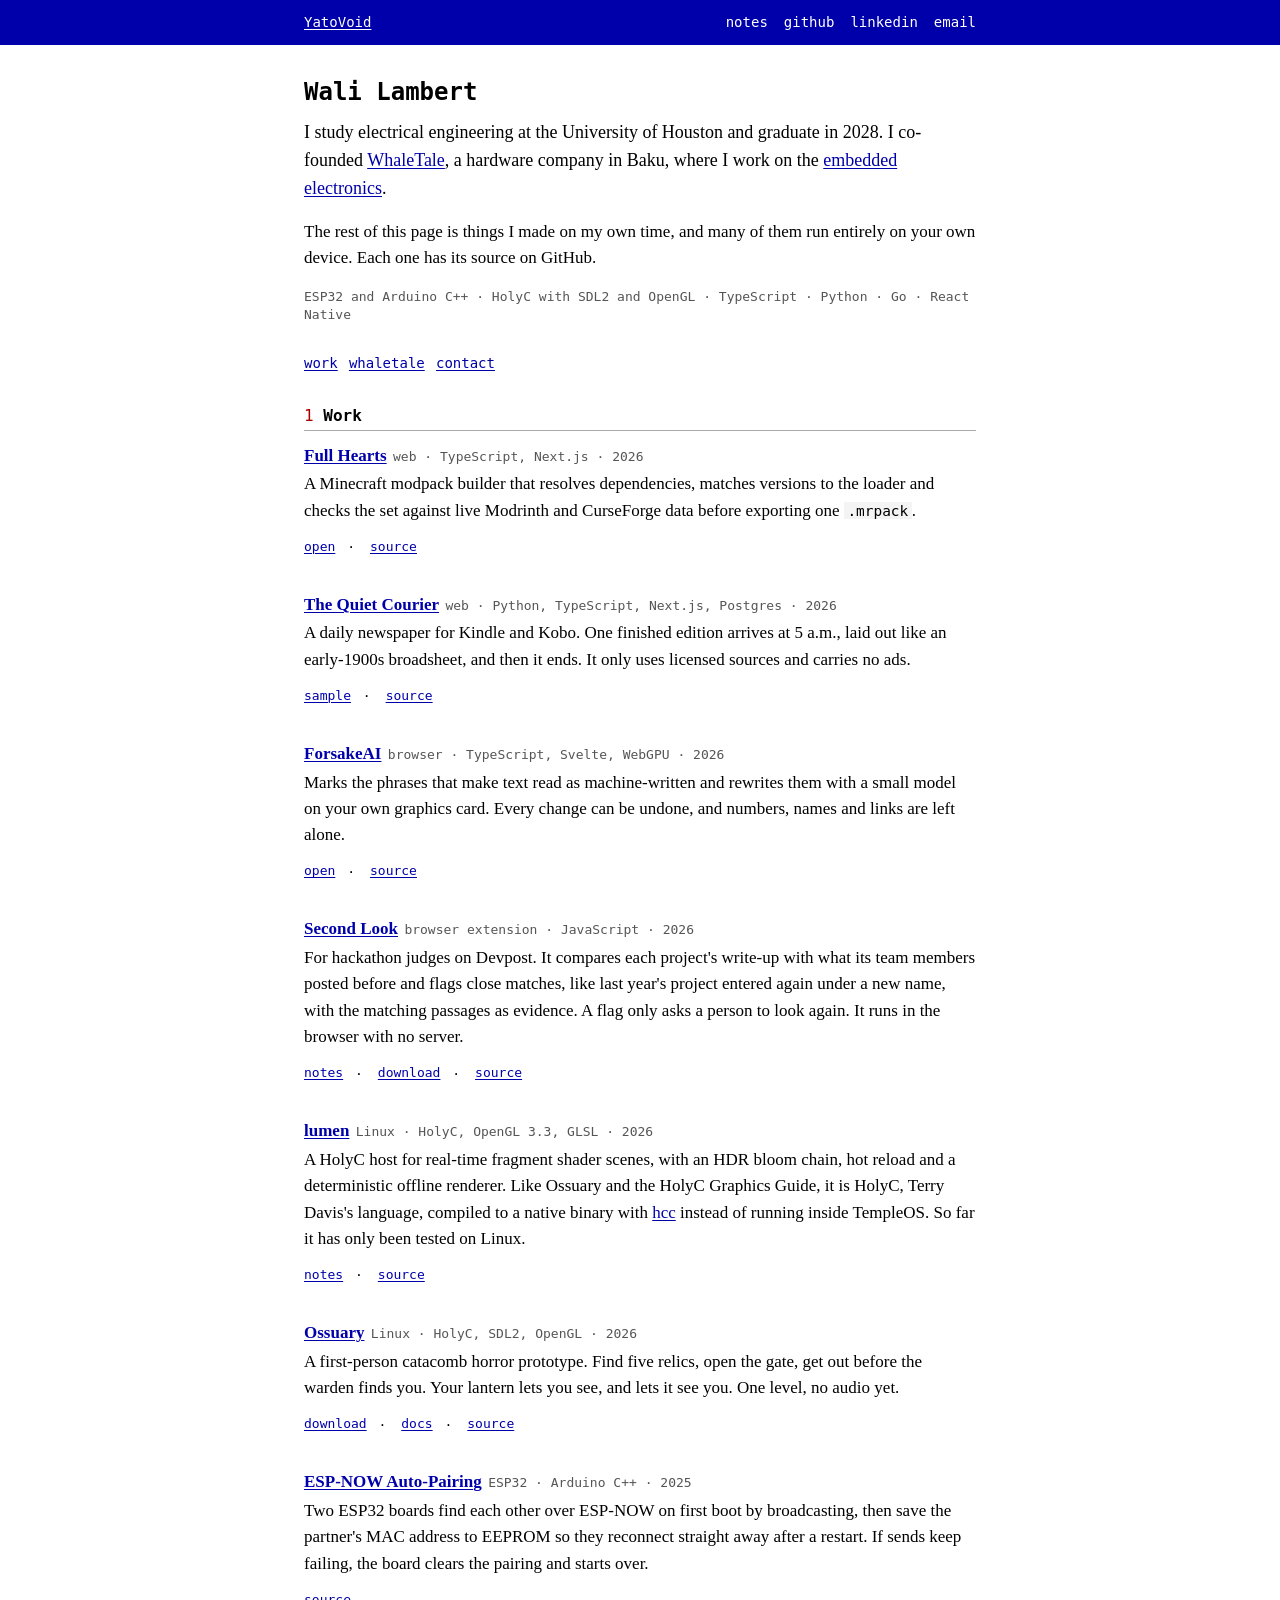
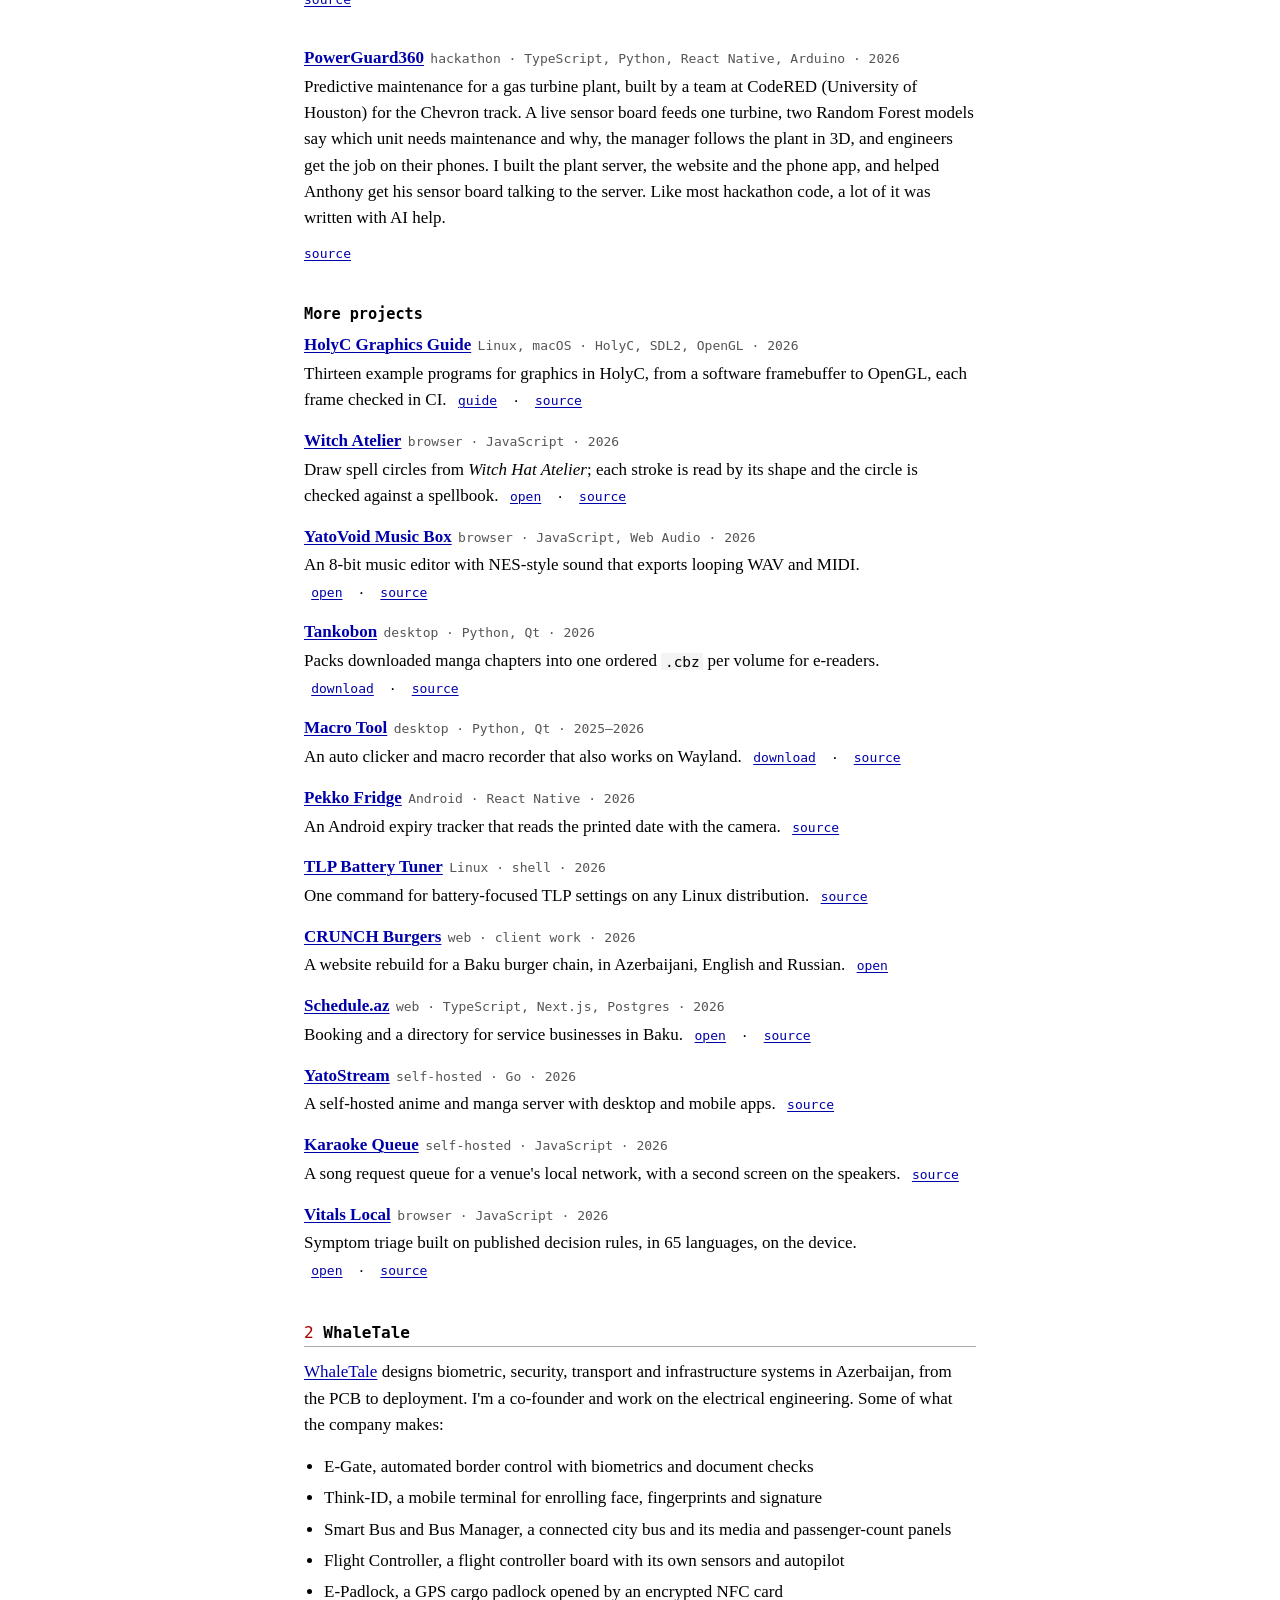
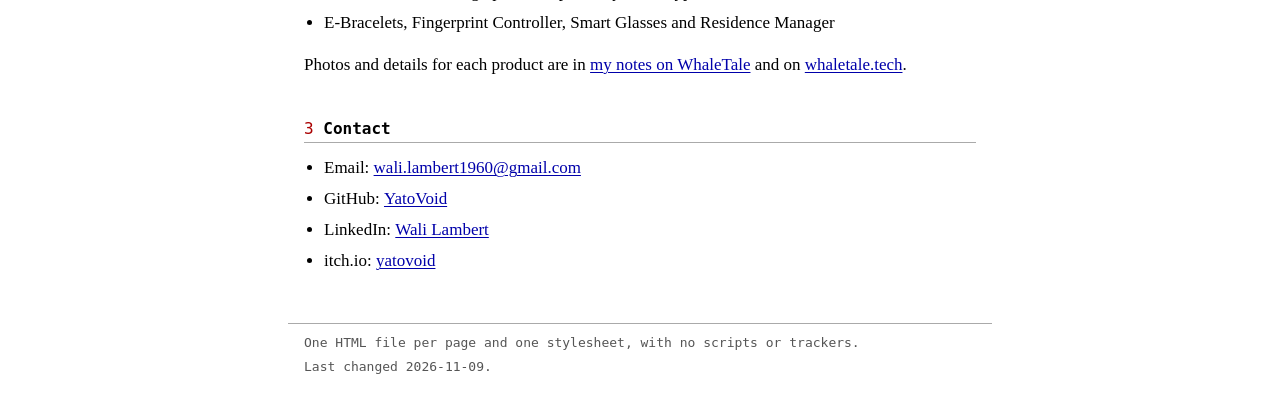
<file: index.html>
<!DOCTYPE html>
<html lang="en">
<head>
<meta charset="utf-8">
<meta name="viewport" content="width=device-width, initial-scale=1">
<title>Wali Lambert</title>
<meta name="description" content="Projects by Wali Lambert: browser tools and extensions, desktop apps, HolyC graphics, and hardware work at WhaleTale.">
<link rel="icon" href="favicon.svg" type="image/svg+xml">
<link rel="stylesheet" href="style.css">
</head>
<body>
<a class="skip" href="#main">Skip to content</a>
<header class="bar">
  <div class="bar-inner">
    <a href="./" aria-current="page">YatoVoid</a>
    <nav aria-label="Site">
      <ul>
        <li><a href="notes/">notes</a></li>
        <li><a href="https://github.com/YatoVoid">github</a></li>
        <li><a href="https://www.linkedin.com/in/wali-lambert-003621381/">linkedin</a></li>
        <li><a href="mailto:wali.lambert1960@gmail.com">email</a></li>
      </ul>
    </nav>
  </div>
</header>

<main id="main">
<h1>Wali Lambert</h1>

<p class="lede">I study electrical engineering at the University of Houston and graduate in
2028. I co-founded <a href="https://whaletale.tech">WhaleTale</a>, a hardware company in Baku,
where I work on the <a href="embedded/">embedded electronics</a>.</p>

<p>The rest of this page is things I made on my own time, and many of them run entirely on
your own device. Each one has its source on GitHub.</p>

<p class="meta">ESP32 and Arduino C++ · HolyC with SDL2 and OpenGL · TypeScript · Python · Go ·
React Native</p>

<ul class="toc" aria-label="Sections">
  <li><a href="#work">work</a></li>
  <li><a href="#whaletale">whaletale</a></li>
  <li><a href="#contact">contact</a></li>
</ul>

<h2 id="work"><span class="n">1</span> Work</h2>
<ul class="work">
  <li>
    <a class="name" href="https://fullhearts.app">Full Hearts</a><span class="meta">web · TypeScript, Next.js · 2026</span>
    <p>A Minecraft modpack builder that resolves dependencies, matches versions to the loader
    and checks the set against live Modrinth and CurseForge data before exporting one
    <code>.mrpack</code>.
    <span class="links"><a href="https://fullhearts.app">open</a> · <a href="https://github.com/YatoVoid/FullHearts">source</a></span></p>
  </li>
  <li>
    <a class="name" href="https://quietcourier.com">The Quiet Courier</a><span class="meta">web · Python, TypeScript, Next.js, Postgres · 2026</span>
    <p>A daily newspaper for Kindle and Kobo. One finished edition arrives at 5 a.m., laid out
    like an early-1900s broadsheet, and then it ends. It only uses licensed sources and
    carries no ads.
    <span class="links"><a href="https://quietcourier.com/sample">sample</a> · <a href="https://github.com/YatoVoid/quiet-courier">source</a></span></p>
  </li>
  <li>
    <a class="name" href="https://yatovoid.github.io/forsakeai/">ForsakeAI</a><span class="meta">browser · TypeScript, Svelte, WebGPU · 2026</span>
    <p>Marks the phrases that make text read as machine-written and rewrites them with a small
    model on your own graphics card. Every change can be undone, and numbers, names and links
    are left alone.
    <span class="links"><a href="https://yatovoid.github.io/forsakeai/">open</a> · <a href="https://github.com/YatoVoid/forsakeai">source</a></span></p>
  </li>
  <li>
    <a class="name" href="second-look/">Second Look</a><span class="meta">browser extension · JavaScript · 2026</span>
    <p>For hackathon judges on Devpost. It compares each project's write-up with what its
    team members posted before and flags close matches, like last year's project entered
    again under a new name, with the matching passages as evidence. A flag only asks a person
    to look again. It runs in the browser with no server.
    <span class="links"><a href="second-look/">notes</a> · <a href="https://github.com/YatoVoid/second-look/releases/latest">download</a> · <a href="https://github.com/YatoVoid/second-look">source</a></span></p>
  </li>
  <li>
    <a class="name" href="lumen/">lumen</a><span class="meta">Linux · HolyC, OpenGL 3.3, GLSL · 2026</span>
    <p>A HolyC host for real-time fragment shader scenes, with an HDR bloom chain, hot reload
    and a deterministic offline renderer. Like Ossuary and the HolyC Graphics Guide, it is
    HolyC, Terry Davis's language, compiled to a native binary with
    <a href="https://github.com/Jamesbarford/holyc-lang">hcc</a> instead of running inside
    TempleOS. So far it has only been tested on Linux.
    <span class="links"><a href="lumen/">notes</a> · <a href="https://github.com/YatoVoid/holyc-opengl-shaders">source</a></span></p>
  </li>
  <li>
    <a class="name" href="https://yatovoid.itch.io/ossuary-holyc">Ossuary</a><span class="meta">Linux · HolyC, SDL2, OpenGL · 2026</span>
    <p>A first-person catacomb horror prototype. Find five relics, open the gate, get out
    before the warden finds you. Your lantern lets you see, and lets it see you. One level,
    no audio yet.
    <span class="links"><a href="https://yatovoid.itch.io/ossuary-holyc">download</a> · <a href="https://yatovoid.github.io/ossuary/">docs</a> · <a href="https://github.com/YatoVoid/ossuary">source</a></span></p>
  </li>
  <li>
    <a class="name" href="https://github.com/YatoVoid/ESP-NOW-Auto-Pairing">ESP-NOW Auto-Pairing</a><span class="meta">ESP32 · Arduino C++ · 2025</span>
    <p>Two ESP32 boards find each other over ESP-NOW on first boot by broadcasting, then save
    the partner's MAC address to EEPROM so they reconnect straight away after a restart. If
    sends keep failing, the board clears the pairing and starts over.
    <span class="links"><a href="https://github.com/YatoVoid/ESP-NOW-Auto-Pairing">source</a></span></p>
  </li>
  <li>
    <a class="name" href="https://github.com/YatoVoid/PowerGuard360">PowerGuard360</a><span class="meta">hackathon · TypeScript, Python, React Native, Arduino · 2026</span>
    <p>Predictive maintenance for a gas turbine plant, built by a team at CodeRED (University
    of Houston) for the Chevron track. A live sensor board feeds one turbine, two Random
    Forest models say which unit needs maintenance and why, the manager follows the plant in
    3D, and engineers get the job on their phones. I built the plant server, the website and
    the phone app, and helped Anthony get his sensor board talking to the server. Like most
    hackathon code, a lot of it was written with AI help.
    <span class="links"><a href="https://github.com/YatoVoid/PowerGuard360">source</a></span></p>
  </li>
</ul>

<h3 id="more">More projects</h3>
<ul class="work short">
  <li>
    <a class="name" href="https://yatovoid.github.io/holyc-graphics-guide/">HolyC Graphics Guide</a><span class="meta">Linux, macOS · HolyC, SDL2, OpenGL · 2026</span>
    <p>Thirteen example programs for graphics in HolyC, from a software framebuffer to OpenGL, each frame checked in CI. <span class="links"><a href="https://yatovoid.github.io/holyc-graphics-guide/">guide</a> · <a href="https://github.com/YatoVoid/holyc-graphics-guide">source</a></span></p>
  </li>
  <li>
    <a class="name" href="https://yatovoid.github.io/witch-atelier/">Witch Atelier</a><span class="meta">browser · JavaScript · 2026</span>
    <p>Draw spell circles from <i>Witch Hat Atelier</i>; each stroke is read by its shape and the circle is checked against a spellbook. <span class="links"><a href="https://yatovoid.github.io/witch-atelier/">open</a> · <a href="https://github.com/YatoVoid/witch-atelier">source</a></span></p>
  </li>
  <li>
    <a class="name" href="https://yatovoid.github.io/yatovoid-music-box/">YatoVoid Music Box</a><span class="meta">browser · JavaScript, Web Audio · 2026</span>
    <p>An 8-bit music editor with NES-style sound that exports looping WAV and MIDI. <span class="links"><a href="https://yatovoid.github.io/yatovoid-music-box/">open</a> · <a href="https://github.com/YatoVoid/yatovoid-music-box">source</a></span></p>
  </li>
  <li>
    <a class="name" href="https://github.com/YatoVoid/manga-to-ereader">Tankobon</a><span class="meta">desktop · Python, Qt · 2026</span>
    <p>Packs downloaded manga chapters into one ordered <code>.cbz</code> per volume for e-readers. <span class="links"><a href="https://github.com/YatoVoid/manga-to-ereader/releases/latest">download</a> · <a href="https://github.com/YatoVoid/manga-to-ereader">source</a></span></p>
  </li>
  <li>
    <a class="name" href="https://github.com/YatoVoid/Macro-Tool">Macro Tool</a><span class="meta">desktop · Python, Qt · 2025–2026</span>
    <p>An auto clicker and macro recorder that also works on Wayland. <span class="links"><a href="https://github.com/YatoVoid/Macro-Tool/releases/latest">download</a> · <a href="https://github.com/YatoVoid/Macro-Tool">source</a></span></p>
  </li>
  <li>
    <a class="name" href="https://github.com/YatoVoid/Pekko-Fridge">Pekko Fridge</a><span class="meta">Android · React Native · 2026</span>
    <p>An Android expiry tracker that reads the printed date with the camera. <span class="links"><a href="https://github.com/YatoVoid/Pekko-Fridge">source</a></span></p>
  </li>
  <li>
    <a class="name" href="https://github.com/YatoVoid/tlp-battery-tuner">TLP Battery Tuner</a><span class="meta">Linux · shell · 2026</span>
    <p>One command for battery-focused TLP settings on any Linux distribution. <span class="links"><a href="https://github.com/YatoVoid/tlp-battery-tuner">source</a></span></p>
  </li>
  <li>
    <a class="name" href="https://yatovoid.github.io/crunch-burgers/">CRUNCH Burgers</a><span class="meta">web · client work · 2026</span>
    <p>A website rebuild for a Baku burger chain, in Azerbaijani, English and Russian. <span class="links"><a href="https://yatovoid.github.io/crunch-burgers/">open</a></span></p>
  </li>
  <li>
    <a class="name" href="https://schedule.az">Schedule.az</a><span class="meta">web · TypeScript, Next.js, Postgres · 2026</span>
    <p>Booking and a directory for service businesses in Baku. <span class="links"><a href="https://schedule.az">open</a> · <a href="https://github.com/YatoVoid/schedule.az">source</a></span></p>
  </li>
  <li>
    <a class="name" href="https://github.com/YatoVoid/YatoStream">YatoStream</a><span class="meta">self-hosted · Go · 2026</span>
    <p>A self-hosted anime and manga server with desktop and mobile apps. <span class="links"><a href="https://github.com/YatoVoid/YatoStream">source</a></span></p>
  </li>
  <li>
    <a class="name" href="https://github.com/YatoVoid/karaoke-queue">Karaoke Queue</a><span class="meta">self-hosted · JavaScript · 2026</span>
    <p>A song request queue for a venue's local network, with a second screen on the speakers. <span class="links"><a href="https://github.com/YatoVoid/karaoke-queue">source</a></span></p>
  </li>
  <li>
    <a class="name" href="https://yatovoid.github.io/vitals-local/">Vitals Local</a><span class="meta">browser · JavaScript · 2026</span>
    <p>Symptom triage built on published decision rules, in 65 languages, on the device. <span class="links"><a href="https://yatovoid.github.io/vitals-local/">open</a> · <a href="https://github.com/YatoVoid/vitals-local">source</a></span></p>
  </li>
</ul>

<h2 id="whaletale"><span class="n">2</span> WhaleTale</h2>
<p><a href="https://whaletale.tech">WhaleTale</a> designs biometric, security, transport and
infrastructure systems in Azerbaijan, from the PCB to deployment. I'm a co-founder and work
on the electrical engineering. Some of what the company makes:</p>
<ul class="plain">
  <li>E-Gate, automated border control with biometrics and document checks</li>
  <li>Think-ID, a mobile terminal for enrolling face, fingerprints and signature</li>
  <li>Smart Bus and Bus Manager, a connected city bus and its media and passenger-count panels</li>
  <li>Flight Controller, a flight controller board with its own sensors and autopilot</li>
  <li>E-Padlock, a GPS cargo padlock opened by an encrypted NFC card</li>
  <li>E-Bracelets, Fingerprint Controller, Smart Glasses and Residence Manager</li>
</ul>
<p>Photos and details for each product are in <a href="embedded/">my notes on WhaleTale</a> and on <a href="https://whaletale.tech">whaletale.tech</a>.</p>

<h2 id="contact"><span class="n">3</span> Contact</h2>
<ul class="plain">
  <li>Email: <a href="mailto:wali.lambert1960@gmail.com">wali.lambert1960@gmail.com</a></li>
  <li>GitHub: <a href="https://github.com/YatoVoid">YatoVoid</a></li>
  <li>LinkedIn: <a href="https://www.linkedin.com/in/wali-lambert-003621381/">Wali Lambert</a></li>
  <li>itch.io: <a href="https://yatovoid.itch.io/">yatovoid</a></li>
</ul>
</main>

<footer>
  <p>One HTML file per page and one stylesheet, with no scripts or trackers.</p>
  <p>Last changed 2026-11-09.</p>
</footer>
</body>
</html>
</file>
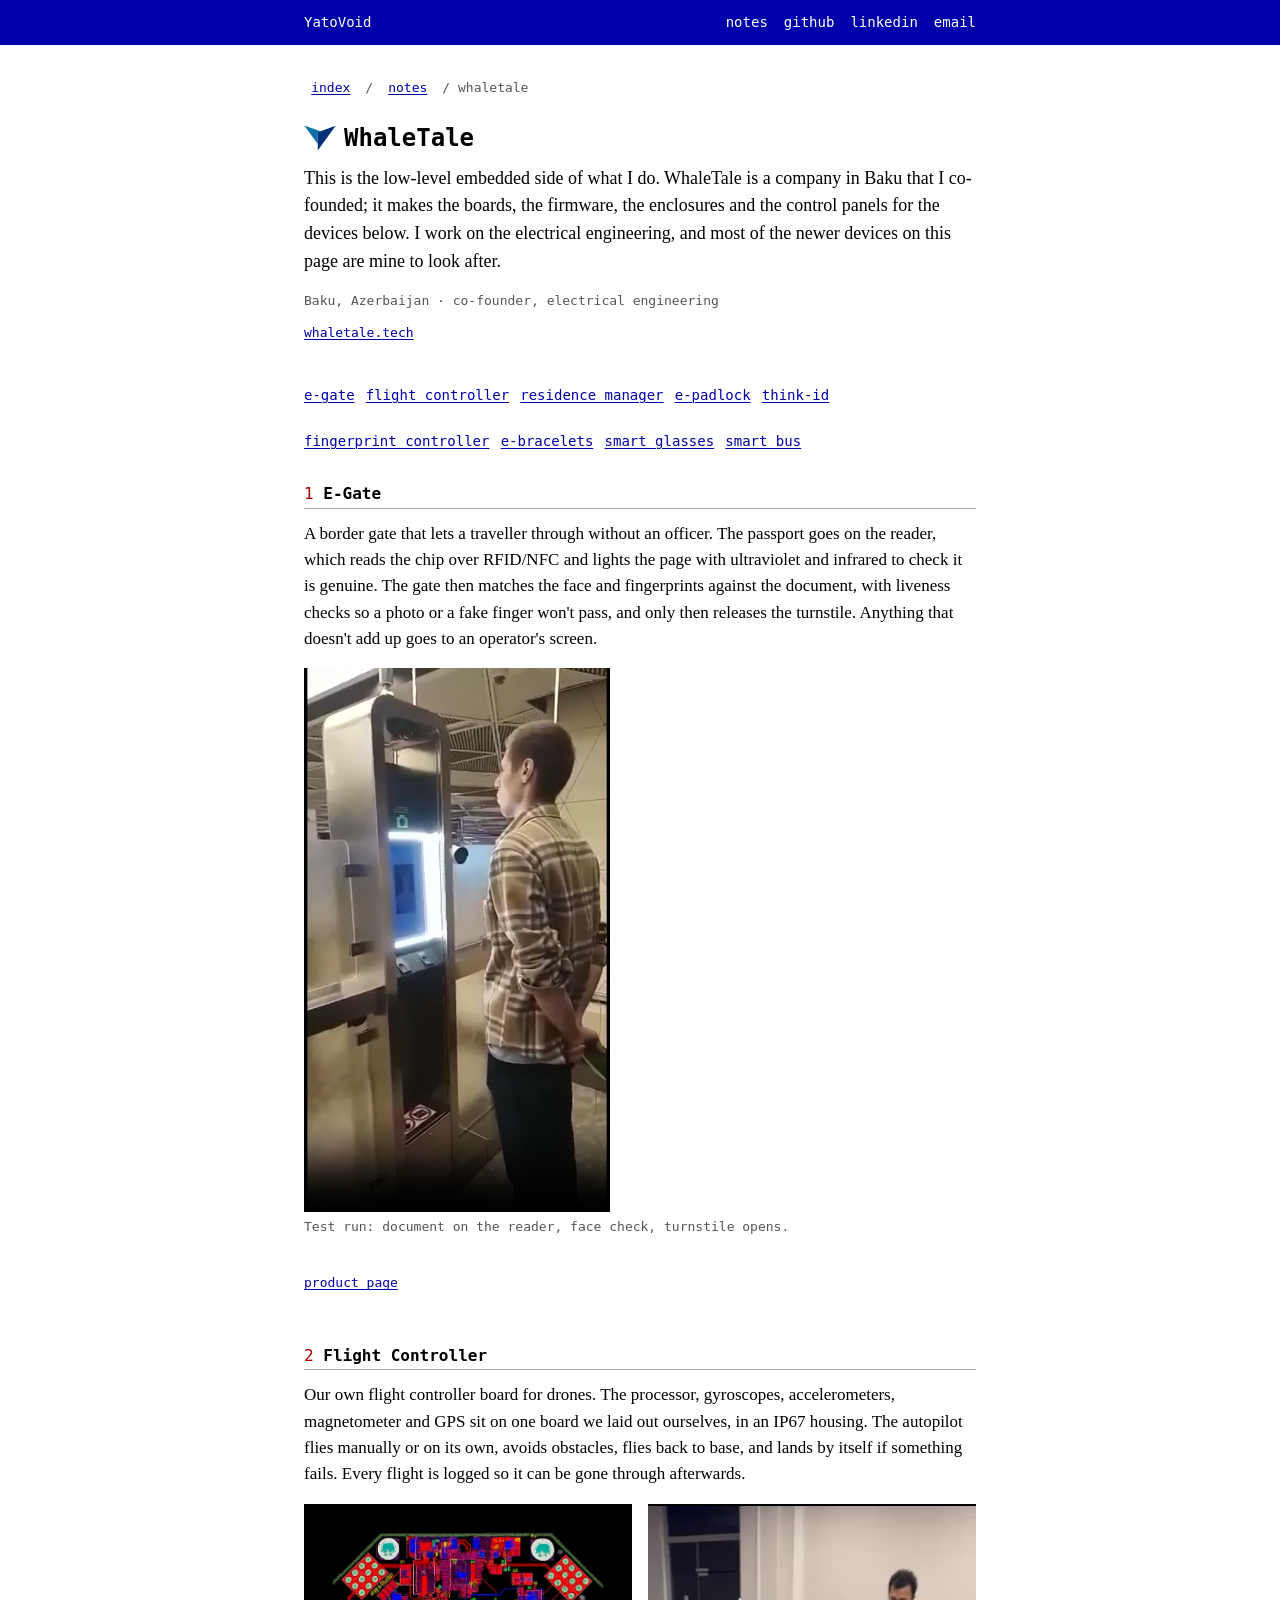
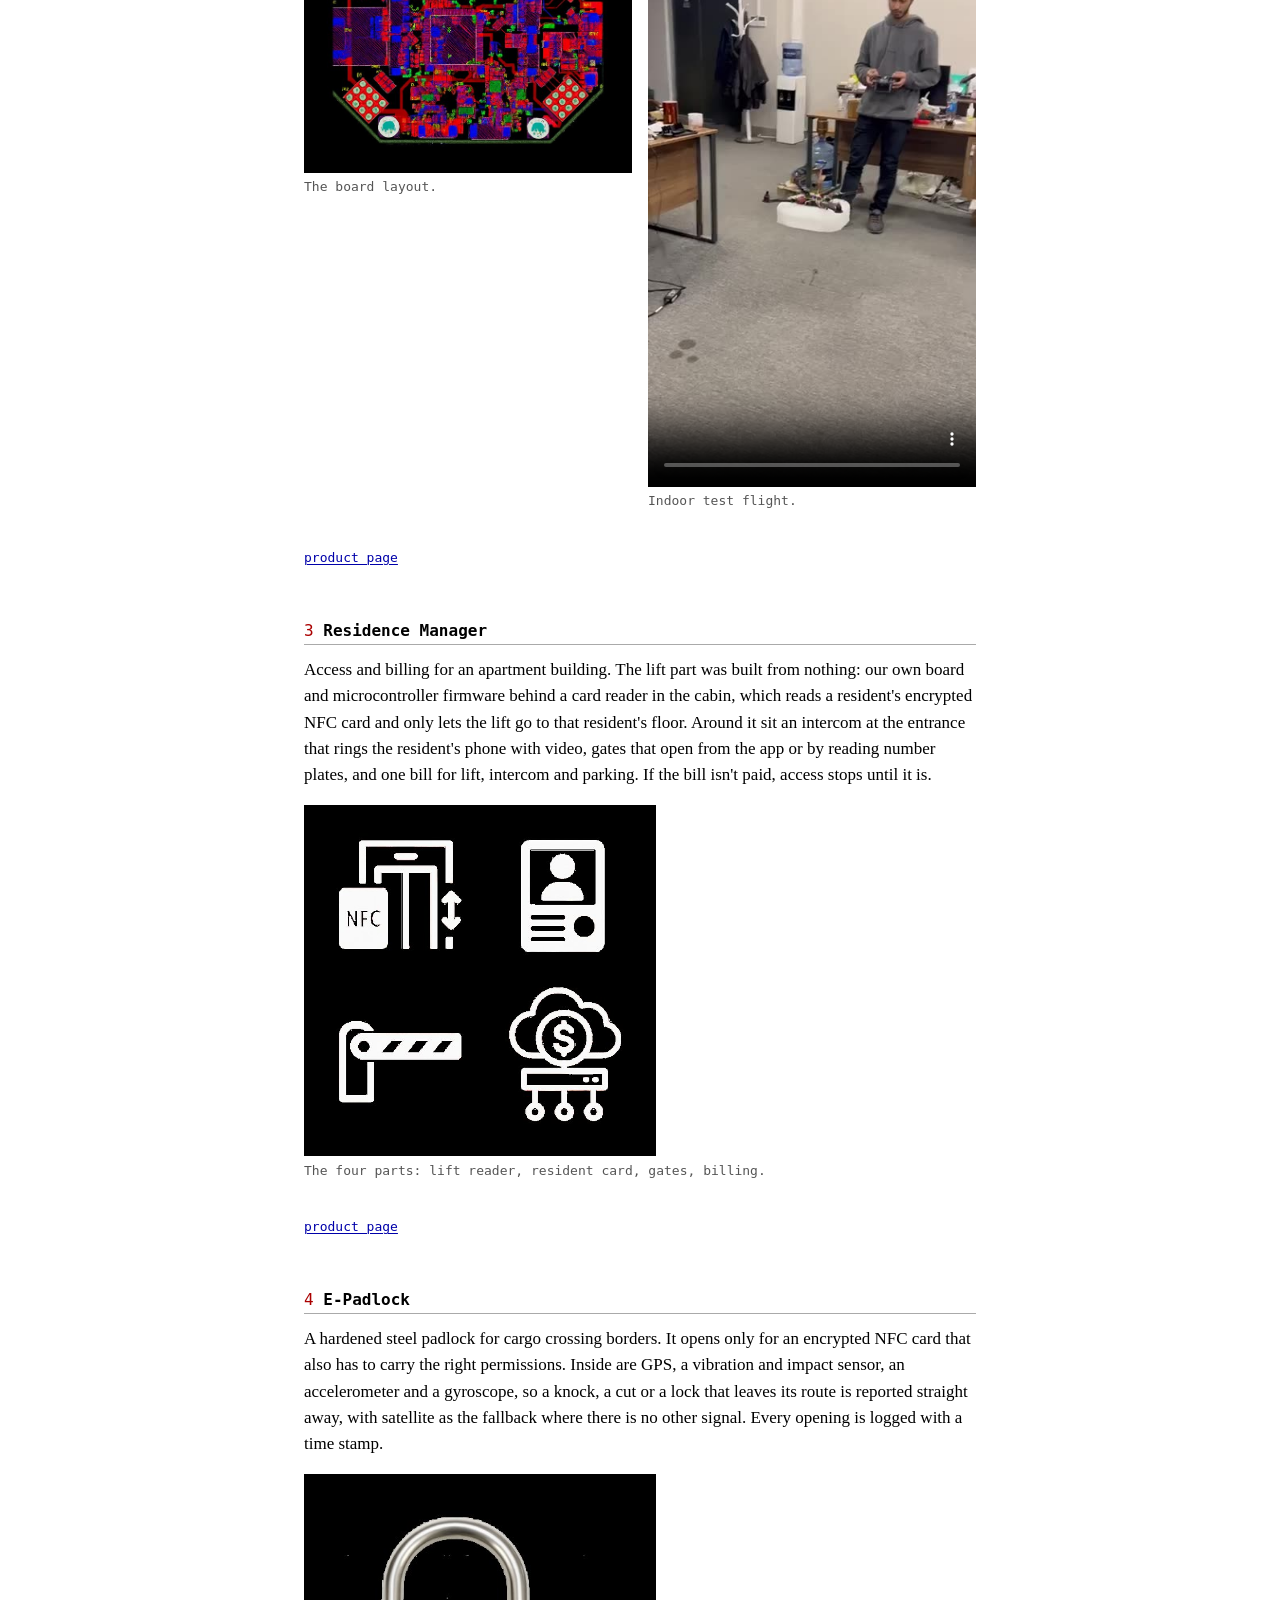
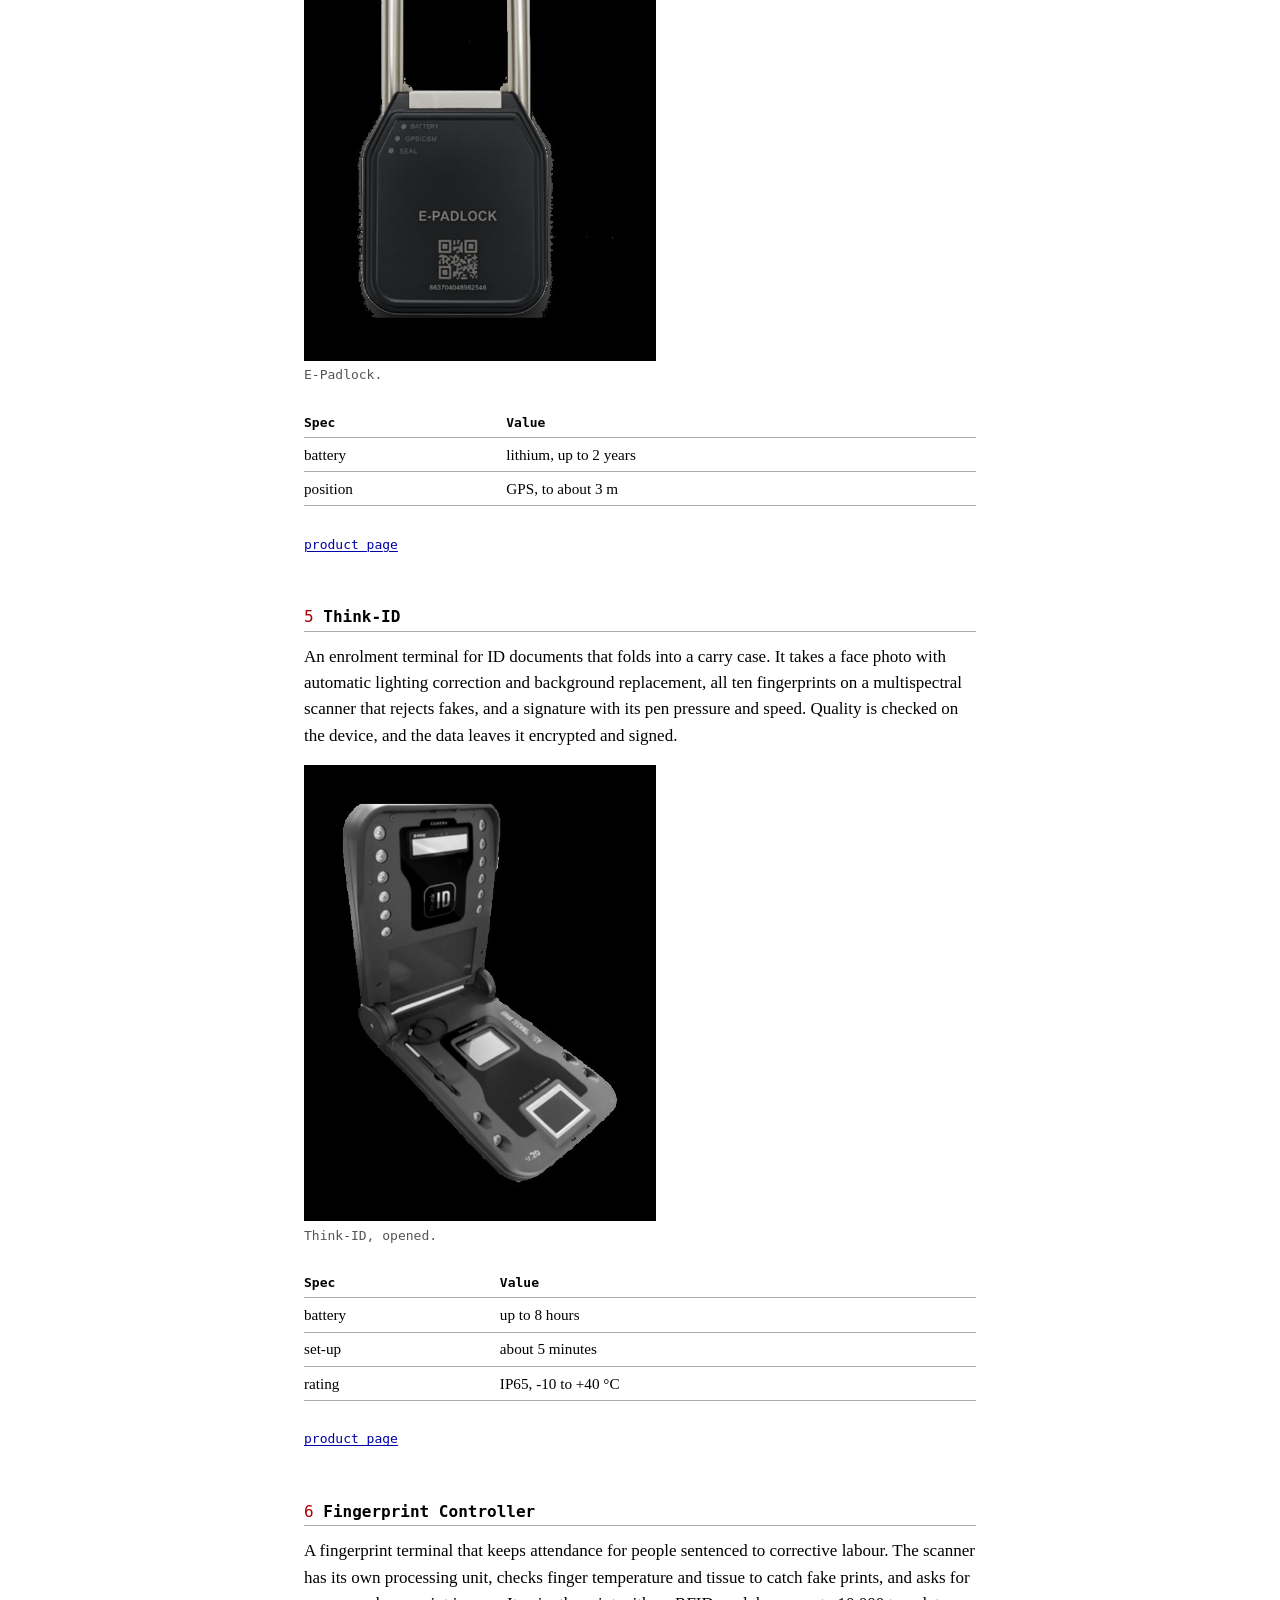
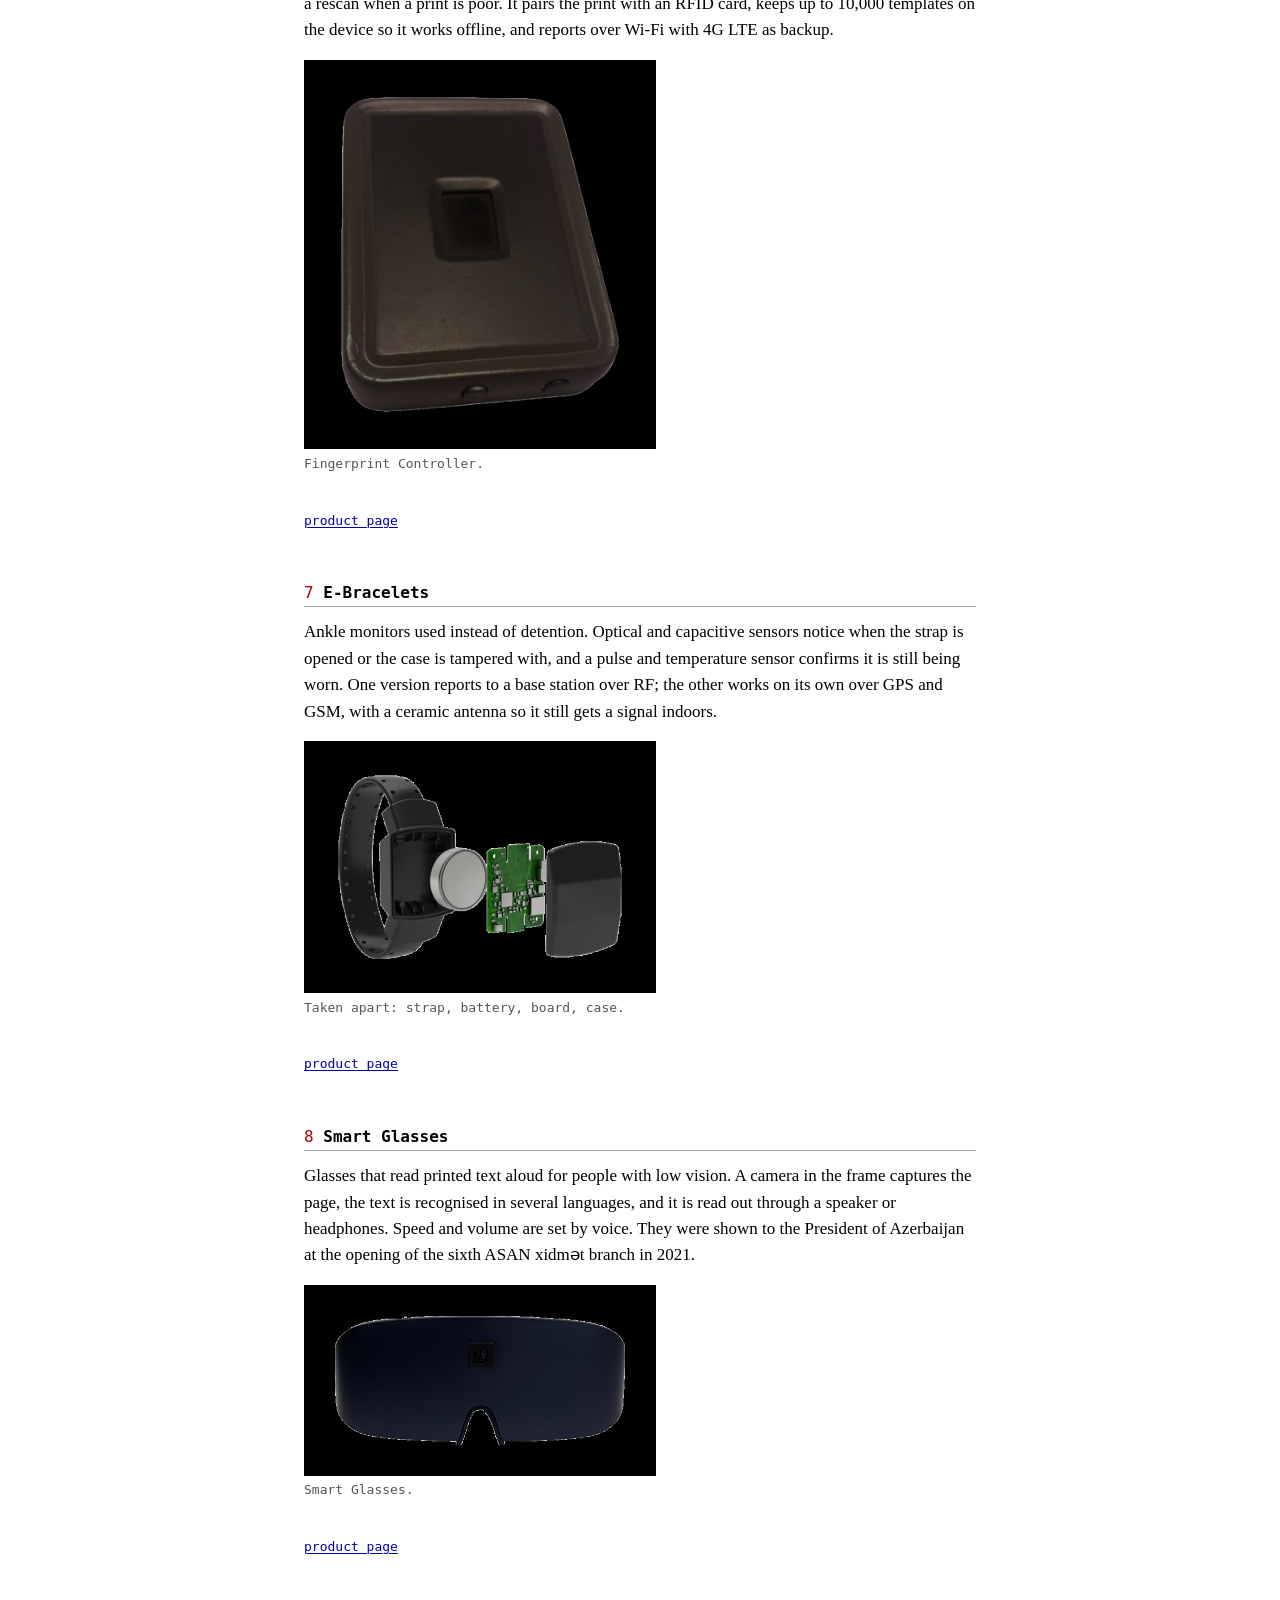
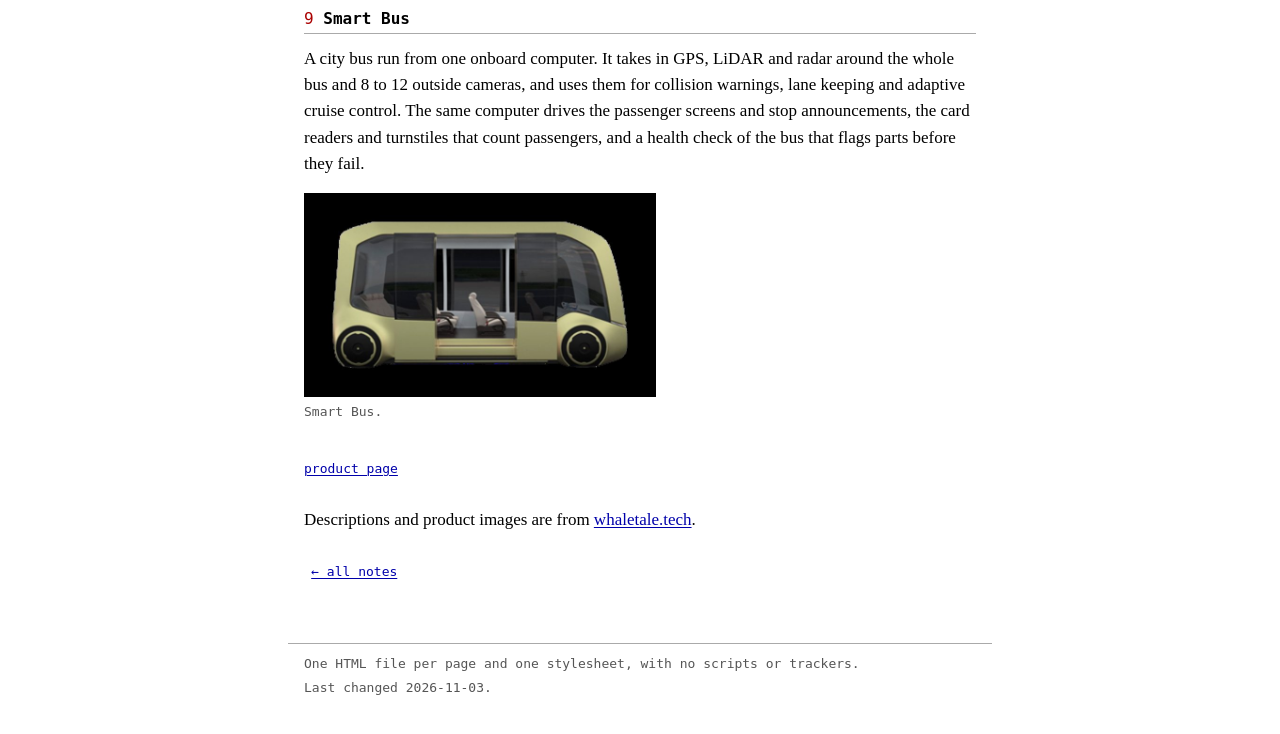
<file: embedded/index.html>
<!DOCTYPE html>
<html lang="en">
<head>
<meta charset="utf-8">
<meta name="viewport" content="width=device-width, initial-scale=1">
<title>WhaleTale: embedded hardware - Wali Lambert</title>
<meta name="description" content="The embedded hardware Wali Lambert works on at WhaleTale in Baku: a border gate, biometric terminals, a drone flight controller, a cargo lock, a lift reader and more.">
<link rel="icon" href="../favicon.svg" type="image/svg+xml">
<link rel="stylesheet" href="../style.css">
</head>
<body>
<a class="skip" href="#main">Skip to content</a>
<header class="bar">
  <div class="bar-inner">
    <a href="../">YatoVoid</a>
    <nav aria-label="Site">
      <ul>
        <li><a href="../notes/">notes</a></li>
        <li><a href="https://github.com/YatoVoid">github</a></li>
        <li><a href="https://www.linkedin.com/in/wali-lambert-003621381/">linkedin</a></li>
        <li><a href="mailto:wali.lambert1960@gmail.com">email</a></li>
      </ul>
    </nav>
  </div>
</header>

<main id="main">
<p class="meta crumb"><a href="../">index</a> / <a href="../notes/">notes</a> / whaletale</p>
<h1 class="with-mark"><svg class="mark" viewBox="180 240 665 530" width="32" height="26" role="img" aria-label="WhaleTale logo">
  <polygon points="184,246 523,363 466,383 466,628" fill="#1272a8"/>
  <polygon points="466,383 838,251 466,766" fill="#003179"/>
</svg>WhaleTale</h1>

<p class="lede">This is the low-level embedded side of what I do. WhaleTale is a company in
Baku that I co-founded; it makes the boards, the firmware, the enclosures and the control
panels for the devices below. I work on the electrical engineering, and most of the newer
devices on this page are mine to look after.</p>

<p class="meta">Baku, Azerbaijan · co-founder, electrical engineering
<span class="links"><a href="https://whaletale.tech">whaletale.tech</a></span></p>

<ul class="toc" aria-label="On this page">
  <li><a href="#egate">e-gate</a></li>
  <li><a href="#flight">flight controller</a></li>
  <li><a href="#residence">residence manager</a></li>
  <li><a href="#padlock">e-padlock</a></li>
  <li><a href="#thinkid">think-id</a></li>
  <li><a href="#fingerprint">fingerprint controller</a></li>
  <li><a href="#bracelets">e-bracelets</a></li>
  <li><a href="#glasses">smart glasses</a></li>
  <li><a href="#smartbus">smart bus</a></li>
</ul>

<h2 id="egate"><span class="n">1</span> E-Gate</h2>
<p>A border gate that lets a traveller through without an officer. The passport goes on the
reader, which reads the chip over RFID/NFC and lights the page with ultraviolet and infrared
to check it is genuine. The gate then matches the face and fingerprints against the
document, with liveness checks so a photo or a fake finger won't pass, and only then
releases the turnstile. Anything that doesn't add up goes to an operator's screen.</p>
<figure class="tall">
  <video controls muted playsinline preload="none" poster="media/egate-test.jpg" width="480" height="854">
    <source src="media/egate-test.mp4" type="video/mp4">
  </video>
  <figcaption>Test run: document on the reader, face check, turnstile opens.</figcaption>
</figure>
<p class="meta"><span class="links"><a href="https://whaletale.tech/egate.html">product page</a></span></p>

<h2 id="flight"><span class="n">2</span> Flight Controller</h2>
<p>Our own flight controller board for drones. The processor, gyroscopes, accelerometers,
magnetometer and GPS sit on one board we laid out ourselves, in an IP67 housing. The
autopilot flies manually or on its own, avoids obstacles, flies back to base, and lands by
itself if something fails. Every flight is logged so it can be gone through afterwards.</p>
<div class="pair">
  <figure>
    <img src="media/flight-pcb.jpg" alt="Flight controller PCB layout with copper layers shown in red and blue" width="691" height="567" loading="lazy">
    <figcaption>The board layout.</figcaption>
  </figure>
  <figure class="tall">
    <video controls muted loop playsinline preload="none" poster="media/drone.jpg" width="408" height="720">
      <source src="media/drone.mp4" type="video/mp4">
    </video>
    <figcaption>Indoor test flight.</figcaption>
  </figure>
</div>
<p class="meta"><span class="links"><a href="https://whaletale.tech/flightcontroller.html">product page</a></span></p>

<h2 id="residence"><span class="n">3</span> Residence Manager</h2>
<p>Access and billing for an apartment building. The lift part was built from nothing: our
own board and microcontroller firmware behind a card reader in the cabin, which reads a
resident's encrypted NFC card and only lets the lift go to that resident's floor. Around it
sit an intercom at the entrance that rings the resident's phone with video, gates that open
from the app or by reading number plates, and one bill for lift, intercom and parking. If the
bill isn't paid, access stops until it is.</p>
<figure class="shot">
  <img src="media/residence.jpg" alt="Icons for the four parts: NFC lift reader, resident card, gate barrier and billing" width="617" height="616" loading="lazy">
  <figcaption>The four parts: lift reader, resident card, gates, billing.</figcaption>
</figure>
<p class="meta"><span class="links"><a href="https://whaletale.tech/residencemanager.html">product page</a></span></p>

<h2 id="padlock"><span class="n">4</span> E-Padlock</h2>
<p>A hardened steel padlock for cargo crossing borders. It opens only for an encrypted NFC
card that also has to carry the right permissions. Inside are GPS, a vibration and impact
sensor, an accelerometer and a gyroscope, so a knock, a cut or a lock that leaves its route
is reported straight away, with satellite as the fallback where there is no other signal.
Every opening is logged with a time stamp.</p>
<figure class="shot">
  <img src="media/epadlock.jpg" alt="E-Padlock, a black padlock body with a steel shackle and a QR code" width="496" height="686" loading="lazy">
  <figcaption>E-Padlock.</figcaption>
</figure>
<table>
  <tr><th>Spec</th><th>Value</th></tr>
  <tr><td>battery</td><td>lithium, up to 2 years</td></tr>
  <tr><td>position</td><td>GPS, to about 3 m</td></tr>
</table>
<p class="meta"><span class="links"><a href="https://whaletale.tech/epadlock.html">product page</a></span></p>

<h2 id="thinkid"><span class="n">5</span> Think-ID</h2>
<p>An enrolment terminal for ID documents that folds into a carry case. It takes a face
photo with automatic lighting correction and background replacement, all ten fingerprints on
a multispectral scanner that rejects fakes, and a signature with its pen pressure and speed.
Quality is checked on the device, and the data leaves it encrypted and signed.</p>
<figure class="shot">
  <img src="media/thinkid.jpg" alt="Think-ID opened, showing the camera, screen and fingerprint scanner" width="554" height="718" loading="lazy">
  <figcaption>Think-ID, opened.</figcaption>
</figure>
<table>
  <tr><th>Spec</th><th>Value</th></tr>
  <tr><td>battery</td><td>up to 8 hours</td></tr>
  <tr><td>set-up</td><td>about 5 minutes</td></tr>
  <tr><td>rating</td><td>IP65, -10 to +40 °C</td></tr>
</table>
<p class="meta"><span class="links"><a href="https://whaletale.tech/thinkid.html">product page</a></span></p>

<h2 id="fingerprint"><span class="n">6</span> Fingerprint Controller</h2>
<p>A fingerprint terminal that keeps attendance for people sentenced to corrective labour.
The scanner has its own processing unit, checks finger temperature and tissue to catch fake
prints, and asks for a rescan when a print is poor. It pairs the print with an RFID card,
keeps up to 10,000 templates on the device so it works offline, and reports over Wi-Fi with
4G LTE as backup.</p>
<figure class="shot">
  <img src="media/fingerprint.jpg" alt="Fingerprint Controller, a dark rounded box with the scanner window on top" width="813" height="900" loading="lazy">
  <figcaption>Fingerprint Controller.</figcaption>
</figure>
<p class="meta"><span class="links"><a href="https://whaletale.tech/fingerprint_controller.html">product page</a></span></p>

<h2 id="bracelets"><span class="n">7</span> E-Bracelets</h2>
<p>Ankle monitors used instead of detention. Optical and capacitive sensors notice when the
strap is opened or the case is tampered with, and a pulse and temperature sensor confirms
it is still being worn. One version reports to a base station over RF; the other works on
its own over GPS and GSM, with a ceramic antenna so it still gets a signal indoors.</p>
<figure class="shot">
  <img src="media/ebracelet.jpg" alt="E-Bracelet taken apart: strap, battery, circuit board and case" width="623" height="447" loading="lazy">
  <figcaption>Taken apart: strap, battery, board, case.</figcaption>
</figure>
<p class="meta"><span class="links"><a href="https://whaletale.tech/ebracelets.html">product page</a></span></p>

<h2 id="glasses"><span class="n">8</span> Smart Glasses</h2>
<p>Glasses that read printed text aloud for people with low vision. A camera in the frame
captures the page, the text is recognised in several languages, and it is read out through
a speaker or headphones. Speed and volume are set by voice. They were shown to the President
of Azerbaijan at the opening of the sixth ASAN xidmət branch in 2021.</p>
<figure class="shot">
  <img src="media/smartglasses.jpg" alt="Smart Glasses, a dark visor with the camera in the middle of the frame" width="692" height="375" loading="lazy">
  <figcaption>Smart Glasses.</figcaption>
</figure>
<p class="meta"><span class="links"><a href="https://whaletale.tech/smartglasses.html">product page</a></span></p>

<h2 id="smartbus"><span class="n">9</span> Smart Bus</h2>
<p>A city bus run from one onboard computer. It takes in GPS, LiDAR and radar around the
whole bus and 8 to 12 outside cameras, and uses them for collision warnings, lane keeping
and adaptive cruise control. The same computer drives the passenger screens and stop
announcements, the card readers and turnstiles that count passengers, and a health check of
the bus that flags parts before they fail.</p>
<figure class="shot">
  <img src="media/smartbus.jpg" alt="Smart Bus, a small boxy electric bus with a sliding glass door" width="748" height="434" loading="lazy">
  <figcaption>Smart Bus.</figcaption>
</figure>
<p class="meta"><span class="links"><a href="https://whaletale.tech/smartbus.html">product page</a></span></p>

<p>Descriptions and product images are from <a href="https://whaletale.tech">whaletale.tech</a>.</p>

<p class="meta"><a href="../notes/">&larr; all notes</a></p>
</main>

<footer>
  <p>One HTML file per page and one stylesheet, with no scripts or trackers.</p>
  <p>Last changed 2026-11-03.</p>
</footer>
</body>
</html>
</file>
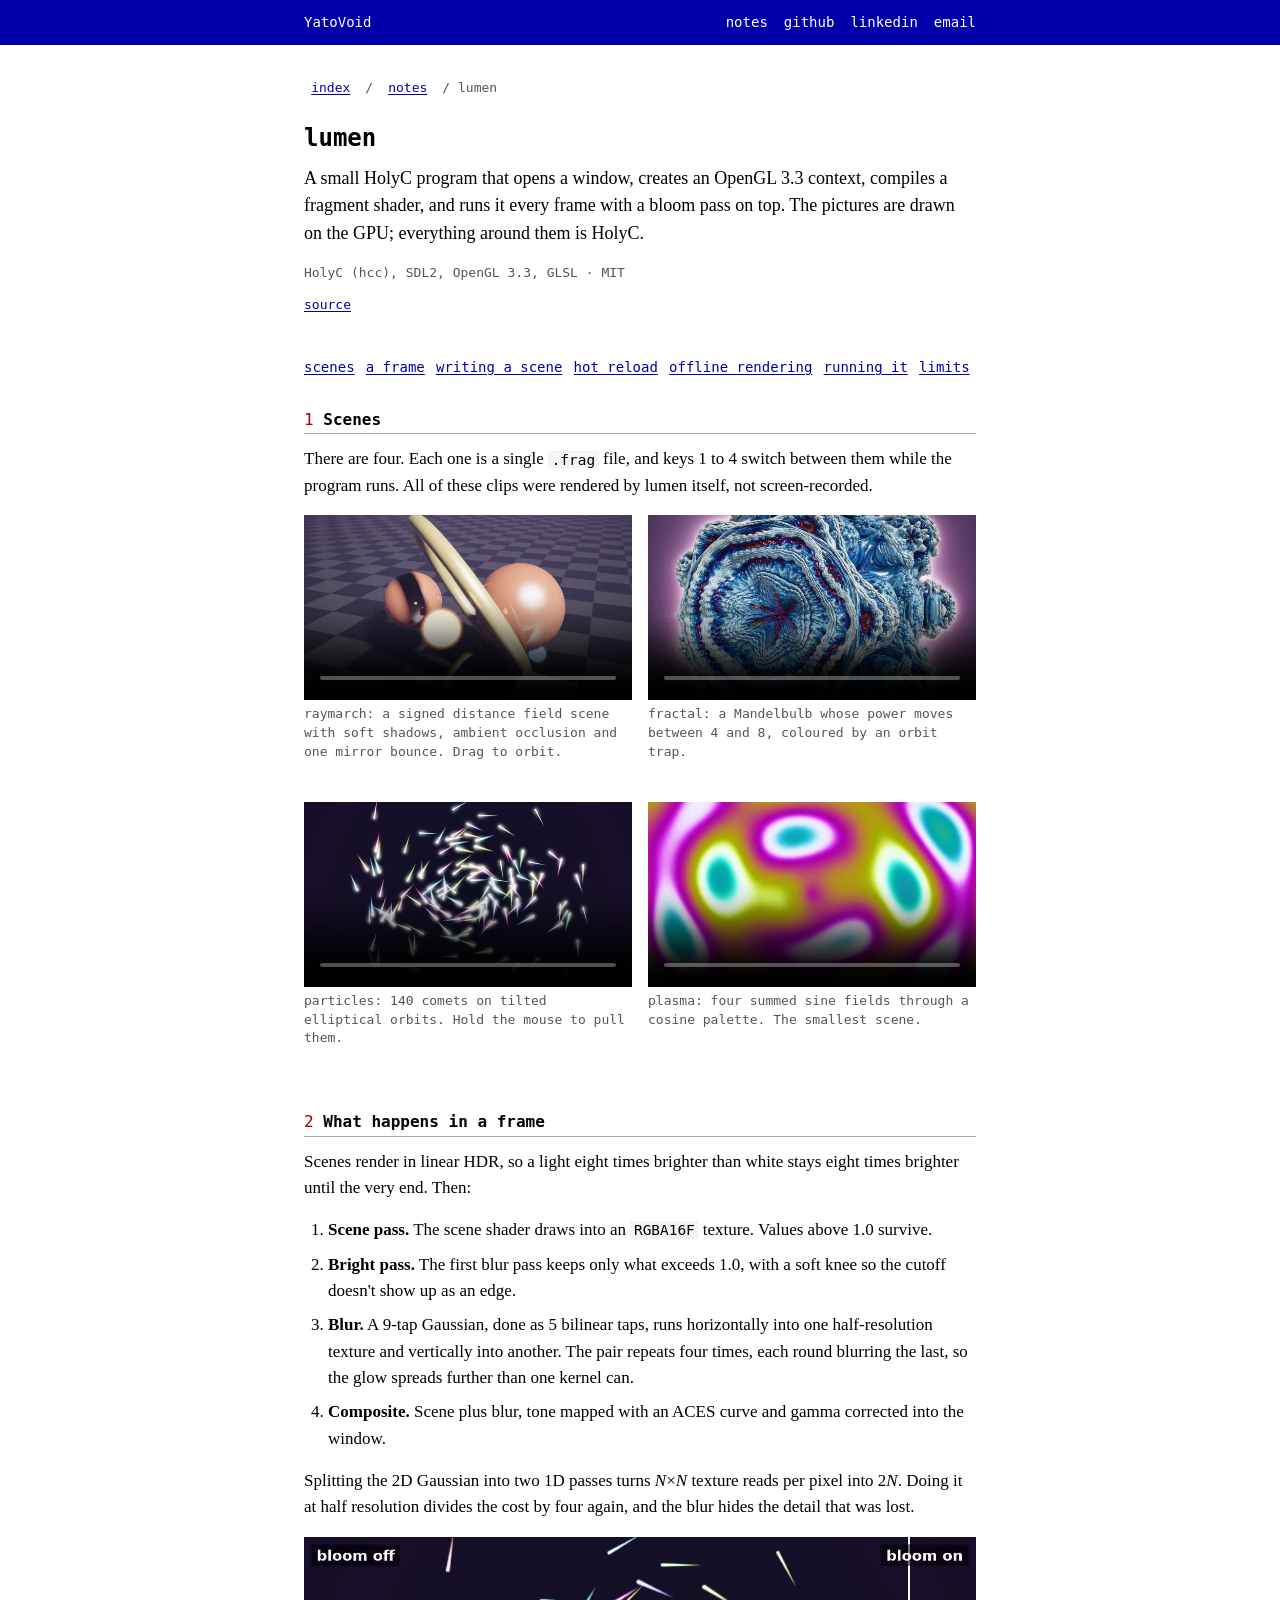
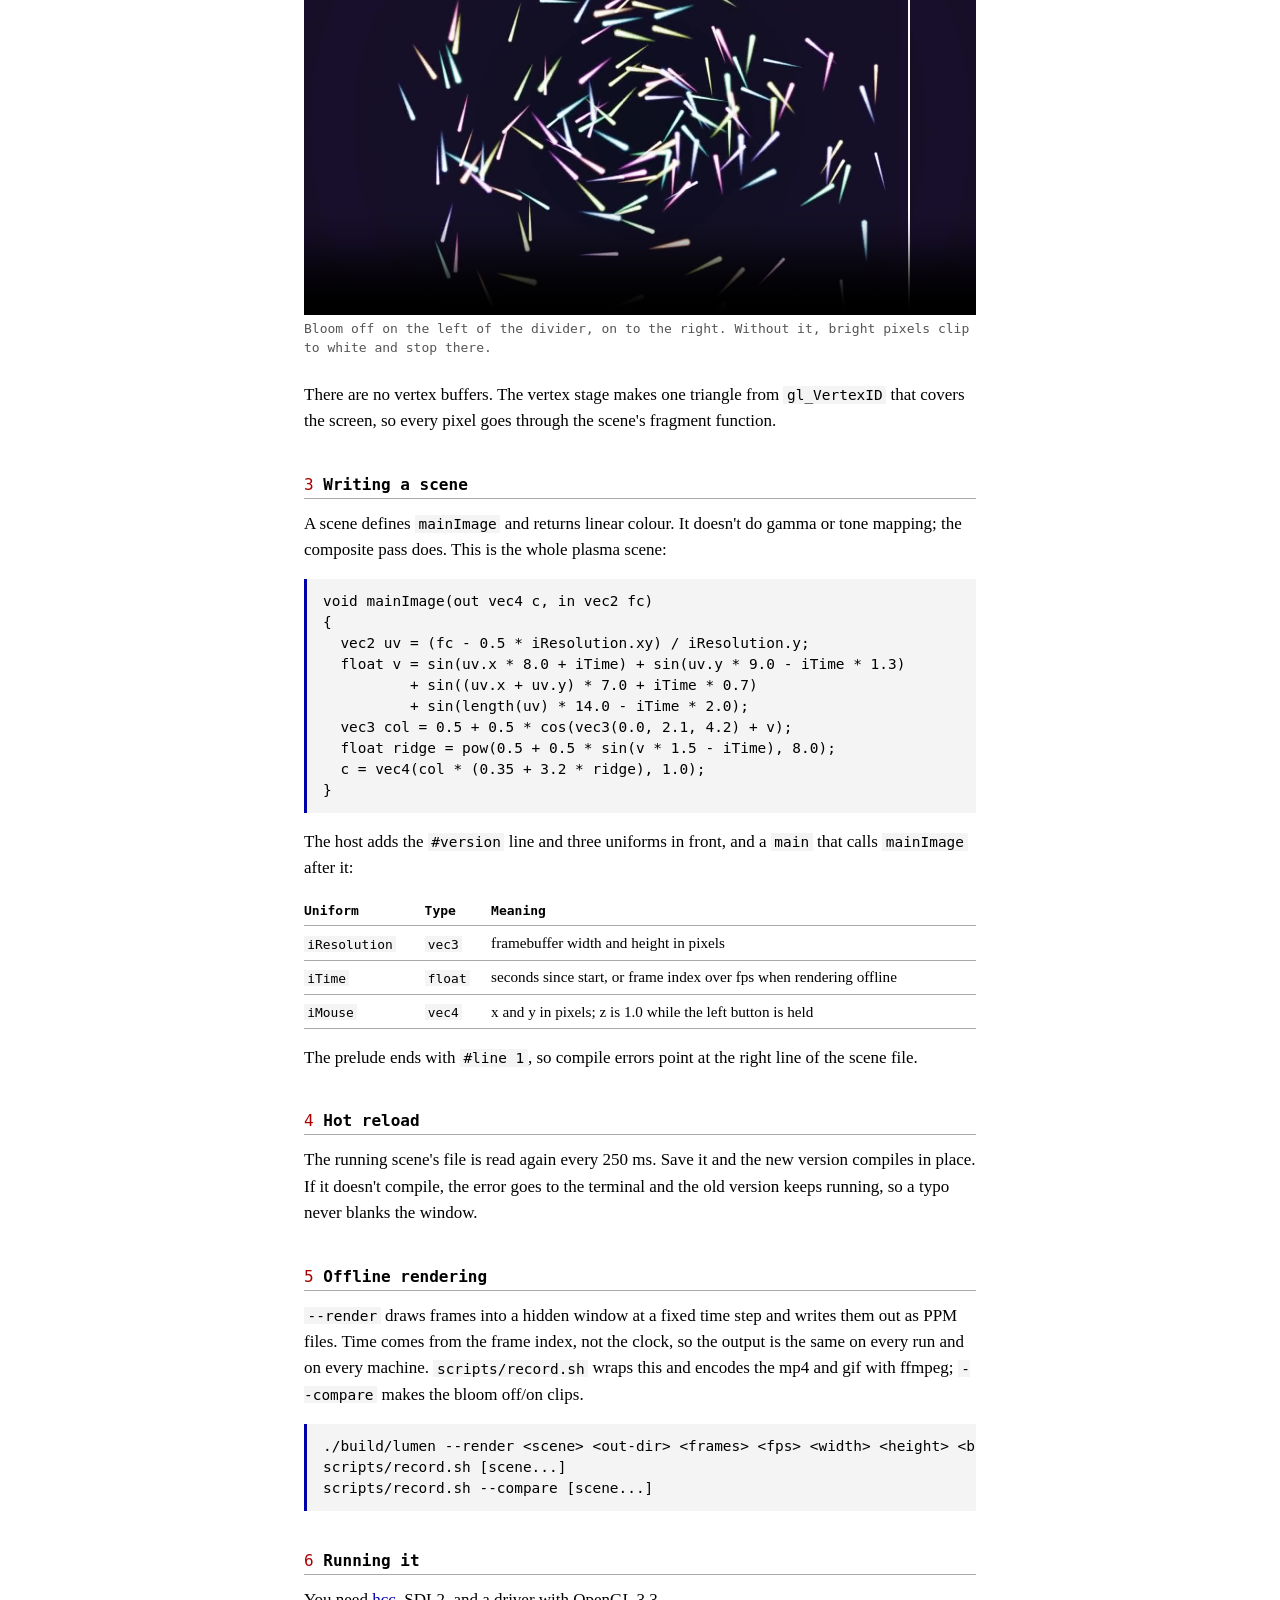
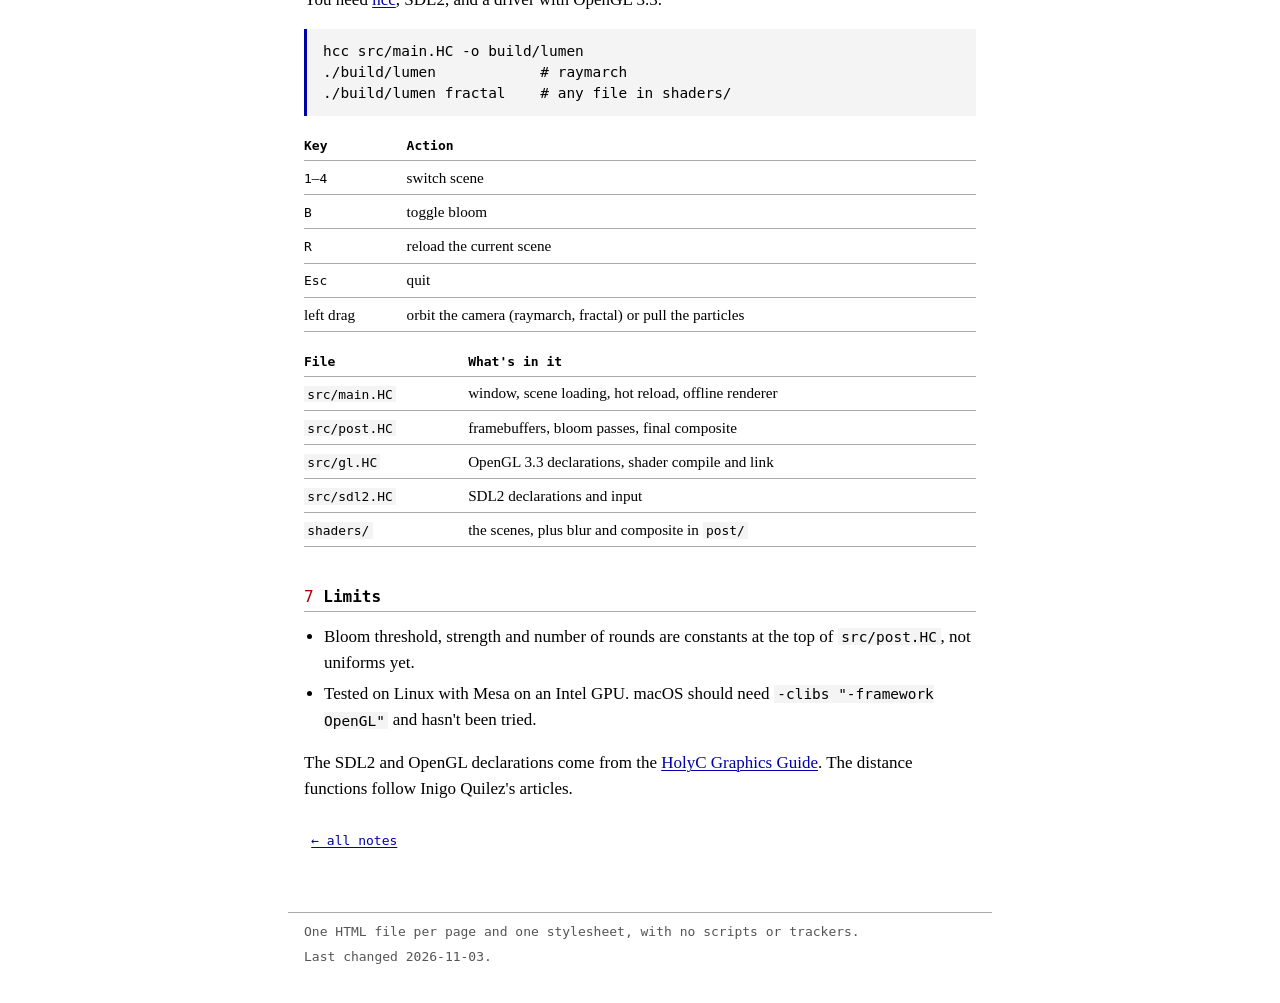
<file: lumen/index.html>
<!DOCTYPE html>
<html lang="en">
<head>
<meta charset="utf-8">
<meta name="viewport" content="width=device-width, initial-scale=1">
<title>lumen: OpenGL shaders from HolyC - Wali Lambert</title>
<meta name="description" content="lumen is a HolyC host program for real-time OpenGL fragment shader scenes, with HDR bloom, hot reload and deterministic offline rendering.">
<link rel="icon" href="../favicon.svg" type="image/svg+xml">
<link rel="stylesheet" href="../style.css">
</head>
<body>
<a class="skip" href="#main">Skip to content</a>
<header class="bar">
  <div class="bar-inner">
    <a href="../">YatoVoid</a>
    <nav aria-label="Site">
      <ul>
        <li><a href="../notes/">notes</a></li>
        <li><a href="https://github.com/YatoVoid">github</a></li>
        <li><a href="https://www.linkedin.com/in/wali-lambert-003621381/">linkedin</a></li>
        <li><a href="mailto:wali.lambert1960@gmail.com">email</a></li>
      </ul>
    </nav>
  </div>
</header>

<main id="main">
<p class="meta crumb"><a href="../">index</a> / <a href="../notes/">notes</a> / lumen</p>
<h1>lumen</h1>

<p class="lede">A small HolyC program that opens a window, creates an OpenGL 3.3 context,
compiles a fragment shader, and runs it every frame with a bloom pass on top. The pictures
are drawn on the GPU; everything around them is HolyC.</p>

<p class="meta">HolyC (hcc), SDL2, OpenGL 3.3, GLSL · MIT
<span class="links"><a href="https://github.com/YatoVoid/holyc-opengl-shaders">source</a></span></p>

<ul class="toc" aria-label="On this page">
  <li><a href="#scenes">scenes</a></li>
  <li><a href="#frame">a frame</a></li>
  <li><a href="#scene-file">writing a scene</a></li>
  <li><a href="#reload">hot reload</a></li>
  <li><a href="#offline">offline rendering</a></li>
  <li><a href="#run">running it</a></li>
  <li><a href="#limits">limits</a></li>
</ul>

<h2 id="scenes"><span class="n">1</span> Scenes</h2>
<p>There are four. Each one is a single <code>.frag</code> file, and keys 1 to 4 switch
between them while the program runs. All of these clips were rendered by lumen itself, not
screen-recorded.</p>

<div class="pair">
  <figure>
    <video controls muted loop playsinline preload="none" poster="media/raymarch.jpg" width="1280" height="720">
      <source src="media/raymarch.mp4" type="video/mp4">
    </video>
    <figcaption>raymarch: a signed distance field scene with soft shadows, ambient
    occlusion and one mirror bounce. Drag to orbit.</figcaption>
  </figure>
  <figure>
    <video controls muted loop playsinline preload="none" poster="media/fractal.jpg" width="1280" height="720">
      <source src="media/fractal.mp4" type="video/mp4">
    </video>
    <figcaption>fractal: a Mandelbulb whose power moves between 4 and 8, coloured by an
    orbit trap.</figcaption>
  </figure>
  <figure>
    <video controls muted loop playsinline preload="none" poster="media/particles.jpg" width="1280" height="720">
      <source src="media/particles.mp4" type="video/mp4">
    </video>
    <figcaption>particles: 140 comets on tilted elliptical orbits. Hold the mouse to pull
    them.</figcaption>
  </figure>
  <figure>
    <video controls muted loop playsinline preload="none" poster="media/plasma.jpg" width="1280" height="720">
      <source src="media/plasma.mp4" type="video/mp4">
    </video>
    <figcaption>plasma: four summed sine fields through a cosine palette. The smallest
    scene.</figcaption>
  </figure>
</div>

<h2 id="frame"><span class="n">2</span> What happens in a frame</h2>
<p>Scenes render in linear HDR, so a light eight times brighter than white stays eight times
brighter until the very end. Then:</p>
<ol class="steps">
  <li><b>Scene pass.</b> The scene shader draws into an <code>RGBA16F</code> texture.
  Values above 1.0 survive.</li>
  <li><b>Bright pass.</b> The first blur pass keeps only what exceeds 1.0, with a soft knee
  so the cutoff doesn't show up as an edge.</li>
  <li><b>Blur.</b> A 9-tap Gaussian, done as 5 bilinear taps, runs horizontally into one
  half-resolution texture and vertically into another. The pair repeats four times, each
  round blurring the last, so the glow spreads further than one kernel can.</li>
  <li><b>Composite.</b> Scene plus blur, tone mapped with an ACES curve and gamma corrected
  into the window.</li>
</ol>
<p>Splitting the 2D Gaussian into two 1D passes turns <i>N</i>&times;<i>N</i> texture reads
per pixel into 2<i>N</i>. Doing it at half resolution divides the cost by four again, and the
blur hides the detail that was lost.</p>

<figure>
  <video controls muted loop playsinline preload="none" poster="media/particles-compare.jpg" width="1280" height="720">
    <source src="media/particles-compare.mp4" type="video/mp4">
  </video>
  <figcaption>Bloom off on the left of the divider, on to the right. Without it, bright
  pixels clip to white and stop there.</figcaption>
</figure>

<p>There are no vertex buffers. The vertex stage makes one triangle from
<code>gl_VertexID</code> that covers the screen, so every pixel goes through the scene's
fragment function.</p>

<h2 id="scene-file"><span class="n">3</span> Writing a scene</h2>
<p>A scene defines <code>mainImage</code> and returns linear colour. It doesn't do gamma or
tone mapping; the composite pass does. This is the whole plasma scene:</p>
<pre><code>void mainImage(out vec4 c, in vec2 fc)
{
  vec2 uv = (fc - 0.5 * iResolution.xy) / iResolution.y;
  float v = sin(uv.x * 8.0 + iTime) + sin(uv.y * 9.0 - iTime * 1.3)
          + sin((uv.x + uv.y) * 7.0 + iTime * 0.7)
          + sin(length(uv) * 14.0 - iTime * 2.0);
  vec3 col = 0.5 + 0.5 * cos(vec3(0.0, 2.1, 4.2) + v);
  float ridge = pow(0.5 + 0.5 * sin(v * 1.5 - iTime), 8.0);
  c = vec4(col * (0.35 + 3.2 * ridge), 1.0);
}</code></pre>
<p>The host adds the <code>#version</code> line and three uniforms in front, and a
<code>main</code> that calls <code>mainImage</code> after it:</p>
<table>
  <thead><tr><th>Uniform</th><th>Type</th><th>Meaning</th></tr></thead>
  <tbody>
    <tr><td><code>iResolution</code></td><td><code>vec3</code></td><td>framebuffer width and height in pixels</td></tr>
    <tr><td><code>iTime</code></td><td><code>float</code></td><td>seconds since start, or frame index over fps when rendering offline</td></tr>
    <tr><td><code>iMouse</code></td><td><code>vec4</code></td><td>x and y in pixels; z is 1.0 while the left button is held</td></tr>
  </tbody>
</table>
<p>The prelude ends with <code>#line 1</code>, so compile errors point at the right line of
the scene file.</p>

<h2 id="reload"><span class="n">4</span> Hot reload</h2>
<p>The running scene's file is read again every 250 ms. Save it and the new version compiles
in place. If it doesn't compile, the error goes to the terminal and the old version keeps
running, so a typo never blanks the window.</p>

<h2 id="offline"><span class="n">5</span> Offline rendering</h2>
<p><code>--render</code> draws frames into a hidden window at a fixed time step and writes
them out as PPM files. Time comes from the frame index, not the clock, so the output is the
same on every run and on every machine. <code>scripts/record.sh</code> wraps this and
encodes the mp4 and gif with ffmpeg; <code>--compare</code> makes the bloom off/on clips.</p>
<pre><code>./build/lumen --render &lt;scene&gt; &lt;out-dir&gt; &lt;frames&gt; &lt;fps&gt; &lt;width&gt; &lt;height&gt; &lt;bloom 0|1&gt;
scripts/record.sh [scene...]
scripts/record.sh --compare [scene...]</code></pre>

<h2 id="run"><span class="n">6</span> Running it</h2>
<p>You need <a href="https://github.com/Jamesbarford/holyc-lang">hcc</a>, SDL2, and a driver
with OpenGL 3.3.</p>
<pre><code>hcc src/main.HC -o build/lumen
./build/lumen            # raymarch
./build/lumen fractal    # any file in shaders/</code></pre>
<table>
  <thead><tr><th>Key</th><th>Action</th></tr></thead>
  <tbody>
    <tr><td><kbd>1</kbd>&ndash;<kbd>4</kbd></td><td>switch scene</td></tr>
    <tr><td><kbd>B</kbd></td><td>toggle bloom</td></tr>
    <tr><td><kbd>R</kbd></td><td>reload the current scene</td></tr>
    <tr><td><kbd>Esc</kbd></td><td>quit</td></tr>
    <tr><td>left drag</td><td>orbit the camera (raymarch, fractal) or pull the particles</td></tr>
  </tbody>
</table>
<table>
  <thead><tr><th>File</th><th>What's in it</th></tr></thead>
  <tbody>
    <tr><td><code>src/main.HC</code></td><td>window, scene loading, hot reload, offline renderer</td></tr>
    <tr><td><code>src/post.HC</code></td><td>framebuffers, bloom passes, final composite</td></tr>
    <tr><td><code>src/gl.HC</code></td><td>OpenGL 3.3 declarations, shader compile and link</td></tr>
    <tr><td><code>src/sdl2.HC</code></td><td>SDL2 declarations and input</td></tr>
    <tr><td><code>shaders/</code></td><td>the scenes, plus blur and composite in <code>post/</code></td></tr>
  </tbody>
</table>

<h2 id="limits"><span class="n">7</span> Limits</h2>
<ul class="plain">
  <li>Bloom threshold, strength and number of rounds are constants at the top of
  <code>src/post.HC</code>, not uniforms yet.</li>
  <li>Tested on Linux with Mesa on an Intel GPU. macOS should need
  <code>-clibs "-framework OpenGL"</code> and hasn't been tried.</li>
</ul>
<p>The SDL2 and OpenGL declarations come from the
<a href="https://yatovoid.github.io/holyc-graphics-guide/">HolyC Graphics Guide</a>. The
distance functions follow Inigo Quilez's articles.</p>

<p class="meta"><a href="../notes/">&larr; all notes</a></p>
</main>

<footer>
  <p>One HTML file per page and one stylesheet, with no scripts or trackers.</p>
  <p>Last changed 2026-11-03.</p>
</footer>
</body>
</html>
</file>
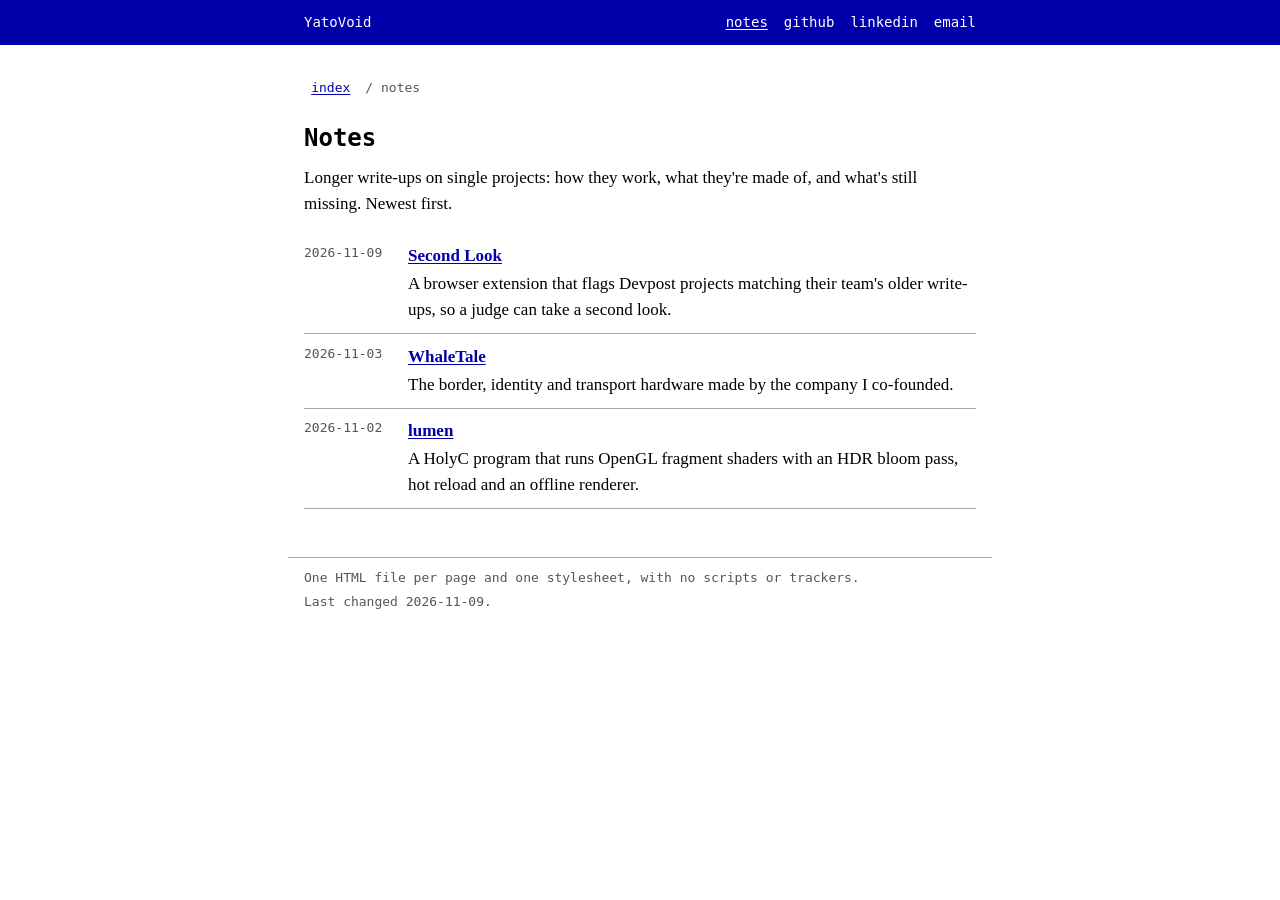
<file: notes/index.html>
<!DOCTYPE html>
<html lang="en">
<head>
<meta charset="utf-8">
<meta name="viewport" content="width=device-width, initial-scale=1">
<title>Notes - Wali Lambert</title>
<meta name="description" content="Longer write-ups by Wali Lambert on individual projects and on the hardware he works on at WhaleTale.">
<link rel="icon" href="../favicon.svg" type="image/svg+xml">
<link rel="stylesheet" href="../style.css">
</head>
<body>
<a class="skip" href="#main">Skip to content</a>
<header class="bar">
  <div class="bar-inner">
    <a href="../">YatoVoid</a>
    <nav aria-label="Site">
      <ul>
        <li><a href="./" aria-current="page">notes</a></li>
        <li><a href="https://github.com/YatoVoid">github</a></li>
        <li><a href="https://www.linkedin.com/in/wali-lambert-003621381/">linkedin</a></li>
        <li><a href="mailto:wali.lambert1960@gmail.com">email</a></li>
      </ul>
    </nav>
  </div>
</header>

<main id="main">
<p class="meta crumb"><a href="../">index</a> / notes</p>
<h1>Notes</h1>

<p>Longer write-ups on single projects: how they work, what they're made of, and what's
still missing. Newest first.</p>

<ul class="notes">
  <li>
    <span class="date">2026-11-09</span>
    <div><a href="../second-look/">Second Look</a>
    <p>A browser extension that flags Devpost projects matching their team's older write-ups, so a judge can take a second look.</p></div>
  </li>
  <li>
    <span class="date">2026-11-03</span>
    <div><a href="../embedded/">WhaleTale</a>
    <p>The border, identity and transport hardware made by the company I co-founded.</p></div>
  </li>
  <li>
    <span class="date">2026-11-02</span>
    <div><a href="../lumen/">lumen</a>
    <p>A HolyC program that runs OpenGL fragment shaders with an HDR bloom pass, hot reload and an offline renderer.</p></div>
  </li>
</ul>
</main>

<footer>
  <p>One HTML file per page and one stylesheet, with no scripts or trackers.</p>
  <p>Last changed 2026-11-09.</p>
</footer>
</body>
</html>
</file>
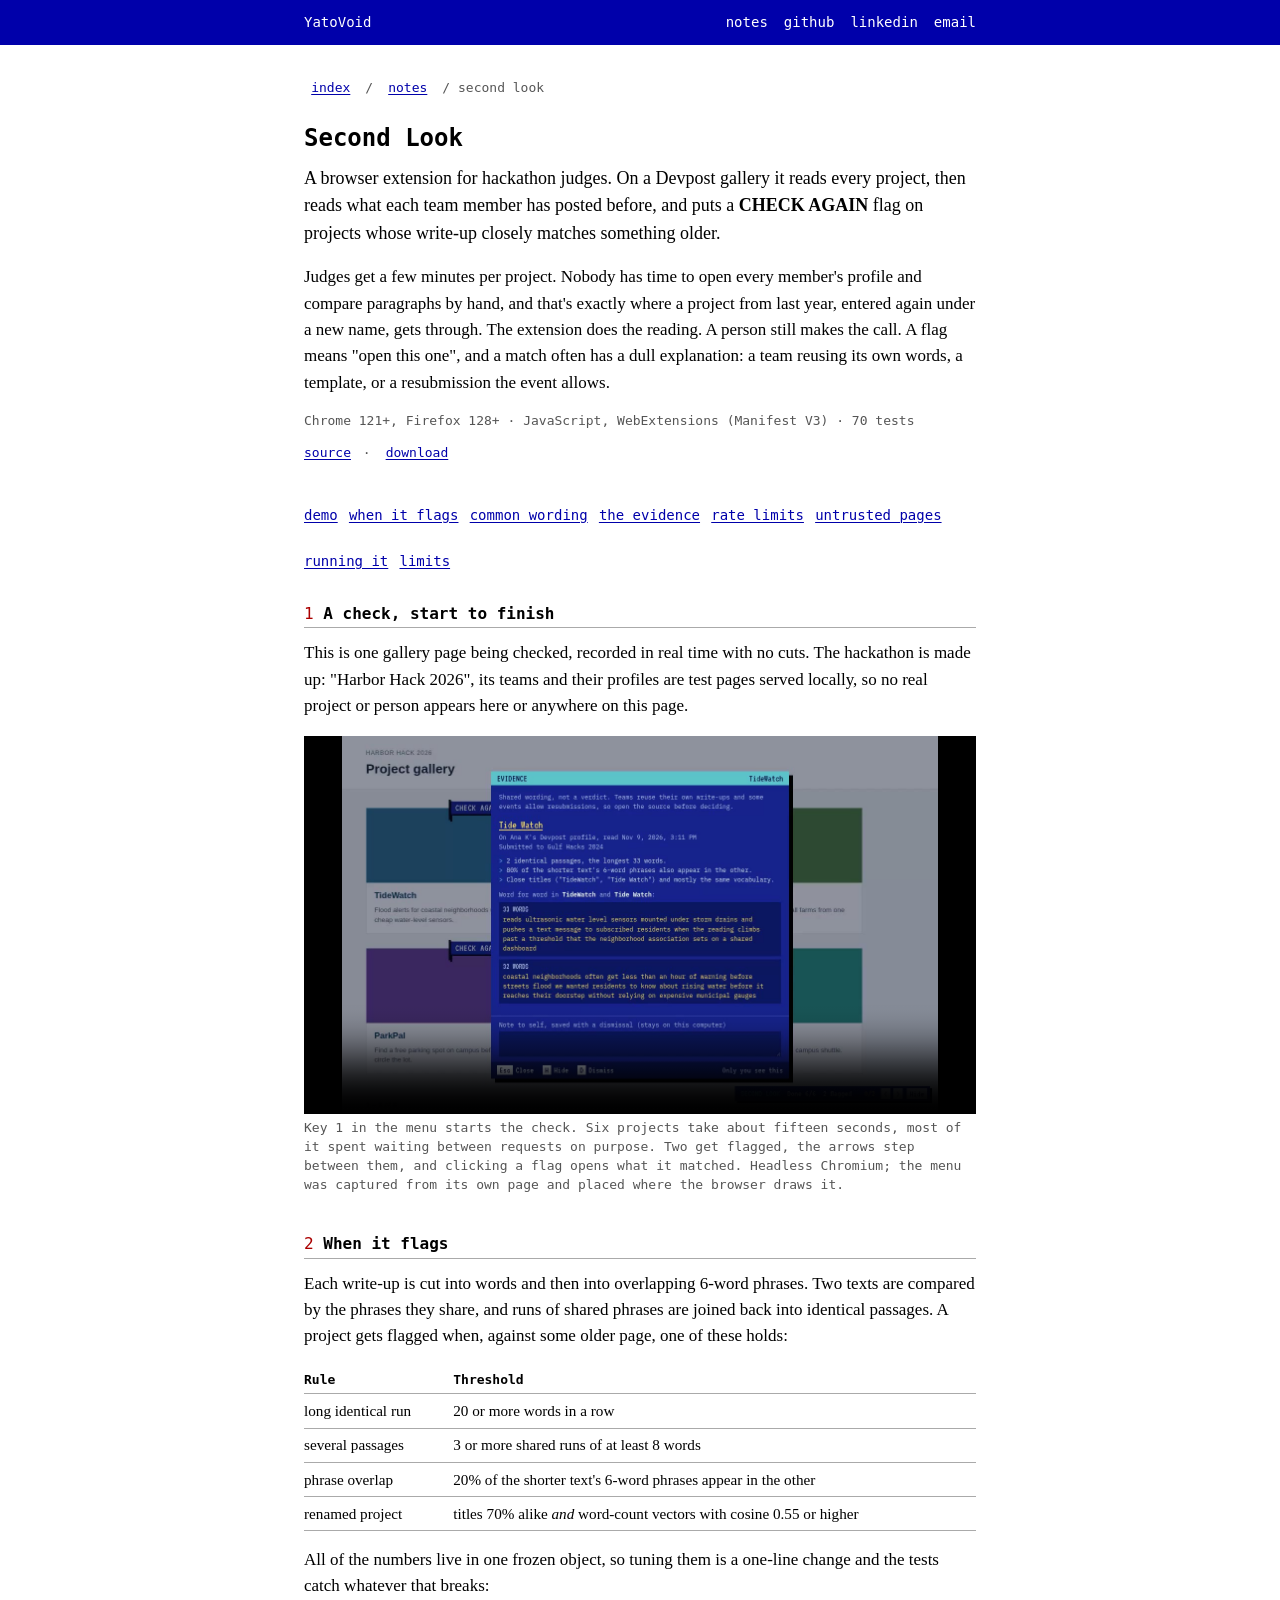
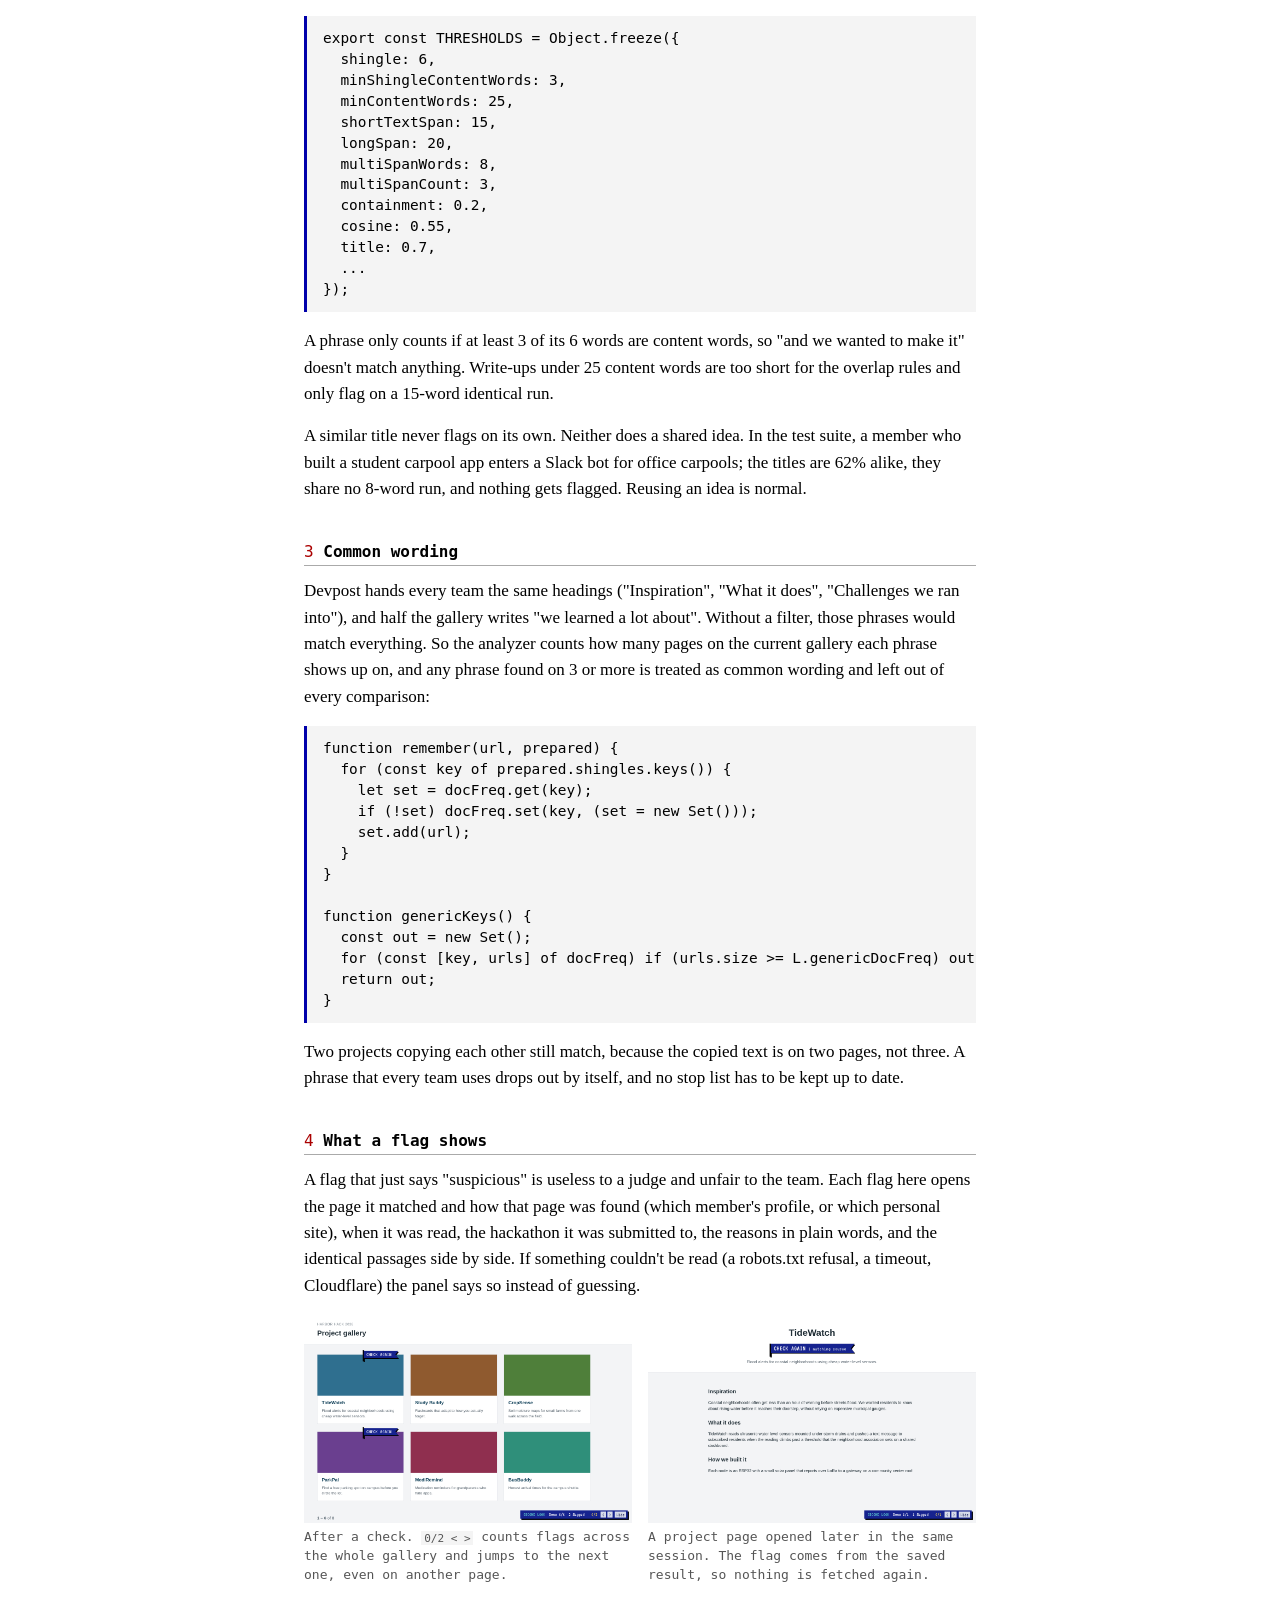
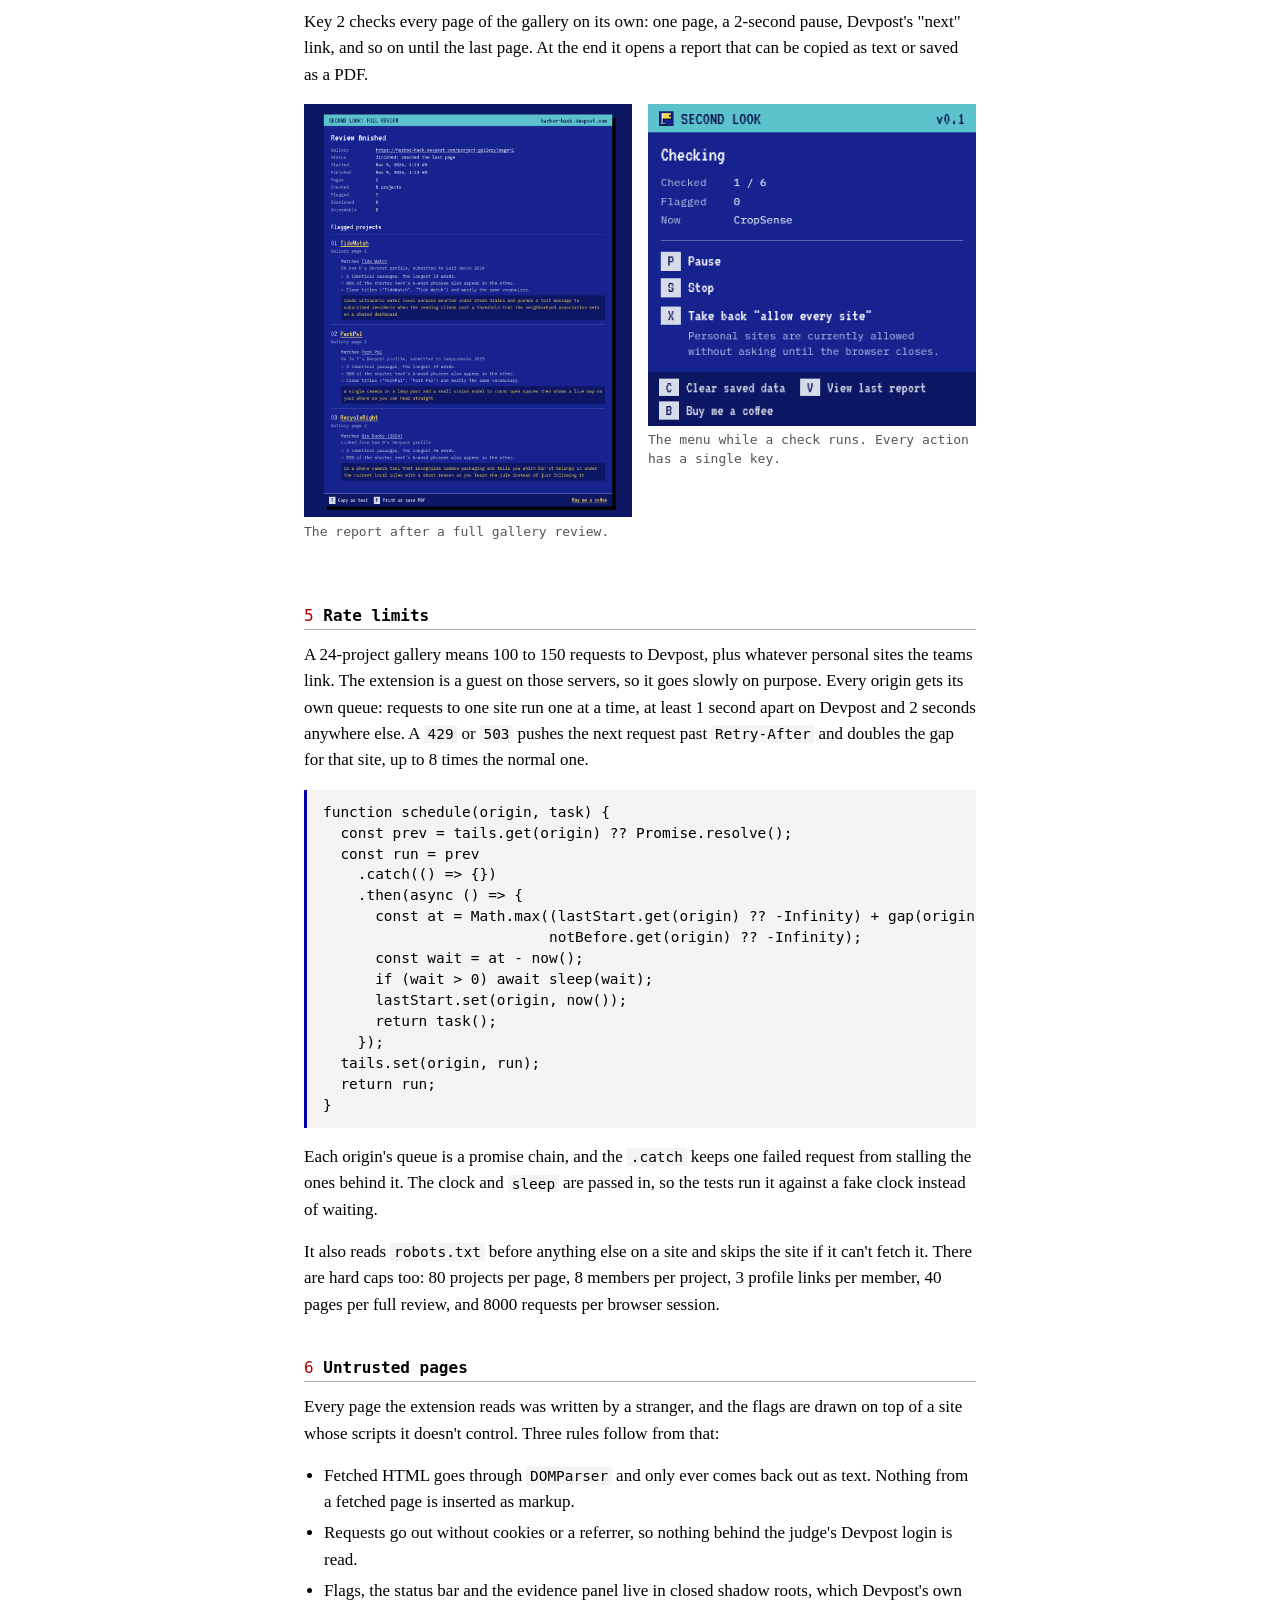
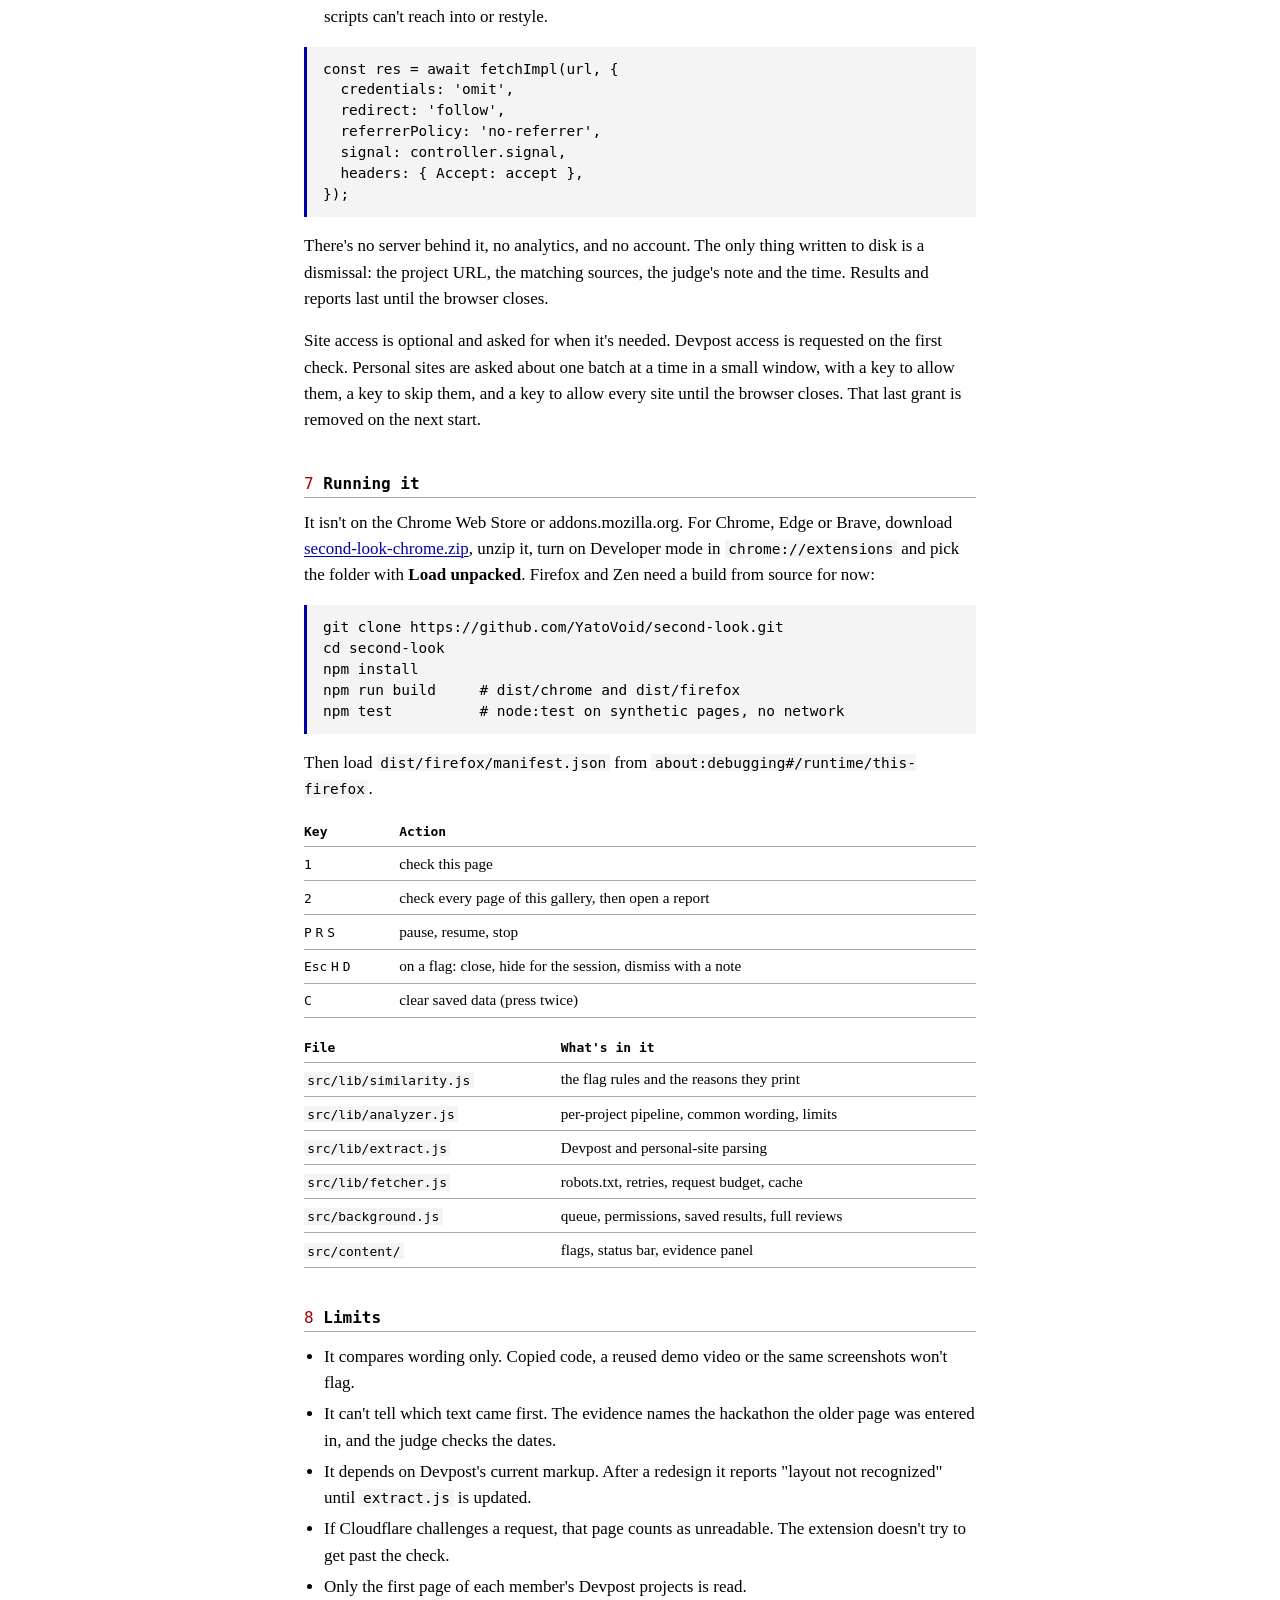
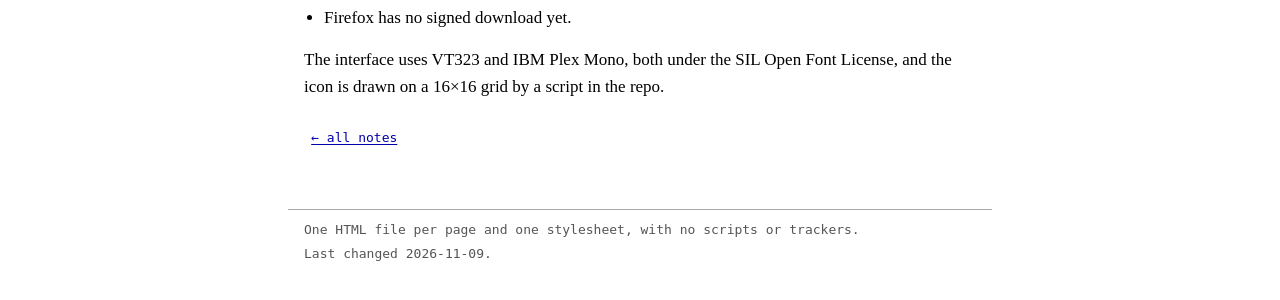
<file: second-look/index.html>
<!DOCTYPE html>
<html lang="en">
<head>
<meta charset="utf-8">
<meta name="viewport" content="width=device-width, initial-scale=1">
<title>Second Look: a review flag for Devpost galleries - Wali Lambert</title>
<meta name="description" content="Second Look is a browser extension for hackathon judges. It compares each Devpost project with its team's older public work and flags close matches for a person to review.">
<link rel="icon" href="../favicon.svg" type="image/svg+xml">
<link rel="stylesheet" href="../style.css">
</head>
<body>
<a class="skip" href="#main">Skip to content</a>
<header class="bar">
  <div class="bar-inner">
    <a href="../">YatoVoid</a>
    <nav aria-label="Site">
      <ul>
        <li><a href="../notes/">notes</a></li>
        <li><a href="https://github.com/YatoVoid">github</a></li>
        <li><a href="https://www.linkedin.com/in/wali-lambert-003621381/">linkedin</a></li>
        <li><a href="mailto:wali.lambert1960@gmail.com">email</a></li>
      </ul>
    </nav>
  </div>
</header>

<main id="main">
<p class="meta crumb"><a href="../">index</a> / <a href="../notes/">notes</a> / second look</p>
<h1>Second Look</h1>

<p class="lede">A browser extension for hackathon judges. On a Devpost gallery it reads
every project, then reads what each team member has posted before, and puts a
<b>CHECK AGAIN</b> flag on projects whose write-up closely matches something older.</p>

<p>Judges get a few minutes per project. Nobody has time to open every member's profile and
compare paragraphs by hand, and that's exactly where a project from last year, entered
again under a new name, gets through. The extension does the reading. A person still makes
the call. A flag means "open this one", and a match often has a dull explanation: a team
reusing its own words, a template, or a resubmission the event allows.</p>

<p class="meta">Chrome 121+, Firefox 128+ · JavaScript, WebExtensions (Manifest V3) · 70 tests
<span class="links"><a href="https://github.com/YatoVoid/second-look">source</a> · <a href="https://github.com/YatoVoid/second-look/releases/latest">download</a></span></p>

<ul class="toc" aria-label="On this page">
  <li><a href="#demo">demo</a></li>
  <li><a href="#rules">when it flags</a></li>
  <li><a href="#common">common wording</a></li>
  <li><a href="#evidence">the evidence</a></li>
  <li><a href="#polite">rate limits</a></li>
  <li><a href="#trust">untrusted pages</a></li>
  <li><a href="#run">running it</a></li>
  <li><a href="#limits">limits</a></li>
</ul>

<h2 id="demo"><span class="n">1</span> A check, start to finish</h2>
<p>This is one gallery page being checked, recorded in real time with no cuts. The hackathon
is made up: "Harbor Hack 2026", its teams and their profiles are test pages served locally,
so no real project or person appears here or anywhere on this page.</p>

<figure>
  <video controls muted playsinline preload="none" poster="media/demo.jpg" width="1200" height="760">
    <source src="media/demo.mp4" type="video/mp4">
  </video>
  <figcaption>Key 1 in the menu starts the check. Six projects take about fifteen seconds,
  most of it spent waiting between requests on purpose. Two get flagged, the arrows step
  between them, and clicking a flag opens what it matched. Headless Chromium; the menu was
  captured from its own page and placed where the browser draws it.</figcaption>
</figure>

<h2 id="rules"><span class="n">2</span> When it flags</h2>
<p>Each write-up is cut into words and then into overlapping 6-word phrases. Two texts are
compared by the phrases they share, and runs of shared phrases are joined back into
identical passages. A project gets flagged when, against some older page, one of these
holds:</p>
<table>
  <thead><tr><th>Rule</th><th>Threshold</th></tr></thead>
  <tbody>
    <tr><td>long identical run</td><td>20 or more words in a row</td></tr>
    <tr><td>several passages</td><td>3 or more shared runs of at least 8 words</td></tr>
    <tr><td>phrase overlap</td><td>20% of the shorter text's 6-word phrases appear in the other</td></tr>
    <tr><td>renamed project</td><td>titles 70% alike <i>and</i> word-count vectors with cosine 0.55 or higher</td></tr>
  </tbody>
</table>
<p>All of the numbers live in one frozen object, so tuning them is a one-line change and the
tests catch whatever that breaks:</p>
<pre><code>export const THRESHOLDS = Object.freeze({
  shingle: 6,
  minShingleContentWords: 3,
  minContentWords: 25,
  shortTextSpan: 15,
  longSpan: 20,
  multiSpanWords: 8,
  multiSpanCount: 3,
  containment: 0.2,
  cosine: 0.55,
  title: 0.7,
  ...
});</code></pre>
<p>A phrase only counts if at least 3 of its 6 words are content words, so "and we wanted to
make it" doesn't match anything. Write-ups under 25 content words are too short for the
overlap rules and only flag on a 15-word identical run.</p>
<p>A similar title never flags on its own. Neither does a shared idea. In the test suite, a
member who built a student carpool app enters a Slack bot for office carpools; the titles
are 62% alike, they share no 8-word run, and nothing gets flagged. Reusing an idea is normal.</p>

<h2 id="common"><span class="n">3</span> Common wording</h2>
<p>Devpost hands every team the same headings ("Inspiration", "What it does", "Challenges we
ran into"), and half the gallery writes "we learned a lot about". Without a filter, those
phrases would match everything. So the analyzer counts how many pages on the current gallery
each phrase shows up on, and any phrase found on 3 or more is treated as common wording and
left out of every comparison:</p>
<pre><code>function remember(url, prepared) {
  for (const key of prepared.shingles.keys()) {
    let set = docFreq.get(key);
    if (!set) docFreq.set(key, (set = new Set()));
    set.add(url);
  }
}

function genericKeys() {
  const out = new Set();
  for (const [key, urls] of docFreq) if (urls.size &gt;= L.genericDocFreq) out.add(key);
  return out;
}</code></pre>
<p>Two projects copying each other still match, because the copied text is on two pages, not
three. A phrase that every team uses drops out by itself, and no stop list has to be kept
up to date.</p>

<h2 id="evidence"><span class="n">4</span> What a flag shows</h2>
<p>A flag that just says "suspicious" is useless to a judge and unfair to the team. Each flag
here opens the page it matched and how that page was found (which member's profile, or which
personal site), when it was read, the hackathon it was submitted to, the reasons in plain
words, and the identical passages side by side. If something couldn't be read (a robots.txt
refusal, a timeout, Cloudflare) the panel says so instead of guessing.</p>

<div class="pair">
  <figure>
    <img src="media/gallery.png" width="1200" height="760" loading="lazy" alt="A gallery of six project cards. TideWatch and ParkPal carry a CHECK AGAIN flag, and a status bar in the corner reads Done 6/6, 2 flagged.">
    <figcaption>After a check. <code>0/2 &lt; &gt;</code> counts flags across the whole
    gallery and jumps to the next one, even on another page.</figcaption>
  </figure>
  <figure>
    <img src="media/project-page.png" width="1200" height="760" loading="lazy" alt="A single project page with a large CHECK AGAIN flag under the title.">
    <figcaption>A project page opened later in the same session. The flag comes from the
    saved result, so nothing is fetched again.</figcaption>
  </figure>
</div>

<p>Key 2 checks every page of the gallery on its own: one page, a 2-second pause, Devpost's
"next" link, and so on until the last page. At the end it opens a report that can be copied
as text or saved as a PDF.</p>

<div class="pair">
  <figure>
    <img src="media/report.png" width="1000" height="1260" loading="lazy" alt="A full review report listing each flagged project with its matched source, reasons and identical passages.">
    <figcaption>The report after a full gallery review.</figcaption>
  </figure>
  <figure class="shot">
    <img src="media/popup.png" width="360" height="353" loading="lazy" alt="The extension menu during a check, showing progress and keys for pause, stop and clear.">
    <figcaption>The menu while a check runs. Every action has a single key.</figcaption>
  </figure>
</div>

<h2 id="polite"><span class="n">5</span> Rate limits</h2>
<p>A 24-project gallery means 100 to 150 requests to Devpost, plus whatever personal
sites the teams link. The extension is a guest on those servers, so it goes slowly on
purpose. Every origin gets its own queue: requests to one site run one at a time, at least
1 second apart on Devpost and 2 seconds anywhere else. A <code>429</code> or
<code>503</code> pushes the next request past <code>Retry-After</code> and doubles the gap
for that site, up to 8 times the normal one.</p>
<pre><code>function schedule(origin, task) {
  const prev = tails.get(origin) ?? Promise.resolve();
  const run = prev
    .catch(() =&gt; {})
    .then(async () =&gt; {
      const at = Math.max((lastStart.get(origin) ?? -Infinity) + gap(origin),
                          notBefore.get(origin) ?? -Infinity);
      const wait = at - now();
      if (wait &gt; 0) await sleep(wait);
      lastStart.set(origin, now());
      return task();
    });
  tails.set(origin, run);
  return run;
}</code></pre>
<p>Each origin's queue is a promise chain, and the <code>.catch</code> keeps one failed
request from stalling the ones behind it. The clock and <code>sleep</code> are passed in,
so the tests run it against a fake clock instead of waiting.</p>
<p>It also reads <code>robots.txt</code> before anything else on a site and skips the site
if it can't fetch it. There are hard caps too: 80 projects per page, 8 members per project,
3 profile links per member, 40 pages per full review, and 8000 requests per browser
session.</p>

<h2 id="trust"><span class="n">6</span> Untrusted pages</h2>
<p>Every page the extension reads was written by a stranger, and the flags are drawn on
top of a site whose scripts it doesn't control. Three rules follow from that:</p>
<ul class="plain">
  <li>Fetched HTML goes through <code>DOMParser</code> and only ever comes back out as text.
  Nothing from a fetched page is inserted as markup.</li>
  <li>Requests go out without cookies or a referrer, so nothing behind the judge's Devpost
  login is read.</li>
  <li>Flags, the status bar and the evidence panel live in closed shadow roots, which
  Devpost's own scripts can't reach into or restyle.</li>
</ul>
<pre><code>const res = await fetchImpl(url, {
  credentials: 'omit',
  redirect: 'follow',
  referrerPolicy: 'no-referrer',
  signal: controller.signal,
  headers: { Accept: accept },
});</code></pre>
<p>There's no server behind it, no analytics, and no account. The only thing written to
disk is a dismissal: the project URL, the matching sources, the judge's note and the time.
Results and reports last until the browser closes.</p>
<p>Site access is optional and asked for when it's needed. Devpost access is requested on
the first check. Personal sites are asked about one batch at a time in a small window, with
a key to allow them, a key to skip them, and a key to allow every site until the browser
closes. That last grant is removed on the next start.</p>

<h2 id="run"><span class="n">7</span> Running it</h2>
<p>It isn't on the Chrome Web Store or addons.mozilla.org. For Chrome, Edge or Brave,
download
<a href="https://github.com/YatoVoid/second-look/releases/latest/download/second-look-chrome.zip">second-look-chrome.zip</a>,
unzip it, turn on Developer mode in <code>chrome://extensions</code> and pick the folder
with <b>Load unpacked</b>. Firefox and Zen need a build from source for now:</p>
<pre><code>git clone https://github.com/YatoVoid/second-look.git
cd second-look
npm install
npm run build     # dist/chrome and dist/firefox
npm test          # node:test on synthetic pages, no network</code></pre>
<p>Then load <code>dist/firefox/manifest.json</code> from
<code>about:debugging#/runtime/this-firefox</code>.</p>
<table>
  <thead><tr><th>Key</th><th>Action</th></tr></thead>
  <tbody>
    <tr><td><kbd>1</kbd></td><td>check this page</td></tr>
    <tr><td><kbd>2</kbd></td><td>check every page of this gallery, then open a report</td></tr>
    <tr><td><kbd>P</kbd> <kbd>R</kbd> <kbd>S</kbd></td><td>pause, resume, stop</td></tr>
    <tr><td><kbd>Esc</kbd> <kbd>H</kbd> <kbd>D</kbd></td><td>on a flag: close, hide for the session, dismiss with a note</td></tr>
    <tr><td><kbd>C</kbd></td><td>clear saved data (press twice)</td></tr>
  </tbody>
</table>
<table>
  <thead><tr><th>File</th><th>What's in it</th></tr></thead>
  <tbody>
    <tr><td><code>src/lib/similarity.js</code></td><td>the flag rules and the reasons they print</td></tr>
    <tr><td><code>src/lib/analyzer.js</code></td><td>per-project pipeline, common wording, limits</td></tr>
    <tr><td><code>src/lib/extract.js</code></td><td>Devpost and personal-site parsing</td></tr>
    <tr><td><code>src/lib/fetcher.js</code></td><td>robots.txt, retries, request budget, cache</td></tr>
    <tr><td><code>src/background.js</code></td><td>queue, permissions, saved results, full reviews</td></tr>
    <tr><td><code>src/content/</code></td><td>flags, status bar, evidence panel</td></tr>
  </tbody>
</table>

<h2 id="limits"><span class="n">8</span> Limits</h2>
<ul class="plain">
  <li>It compares wording only. Copied code, a reused demo video or the same screenshots
  won't flag.</li>
  <li>It can't tell which text came first. The evidence names the hackathon the older page
  was entered in, and the judge checks the dates.</li>
  <li>It depends on Devpost's current markup. After a redesign it reports "layout not
  recognized" until <code>extract.js</code> is updated.</li>
  <li>If Cloudflare challenges a request, that page counts as unreadable. The extension
  doesn't try to get past the check.</li>
  <li>Only the first page of each member's Devpost projects is read.</li>
  <li>Firefox has no signed download yet.</li>
</ul>
<p>The interface uses VT323 and IBM Plex Mono, both under the SIL Open Font License, and the
icon is drawn on a 16&times;16 grid by a script in the repo.</p>

<p class="meta"><a href="../notes/">&larr; all notes</a></p>
</main>

<footer>
  <p>One HTML file per page and one stylesheet, with no scripts or trackers.</p>
  <p>Last changed 2026-11-09.</p>
</footer>
</body>
</html>
</file>
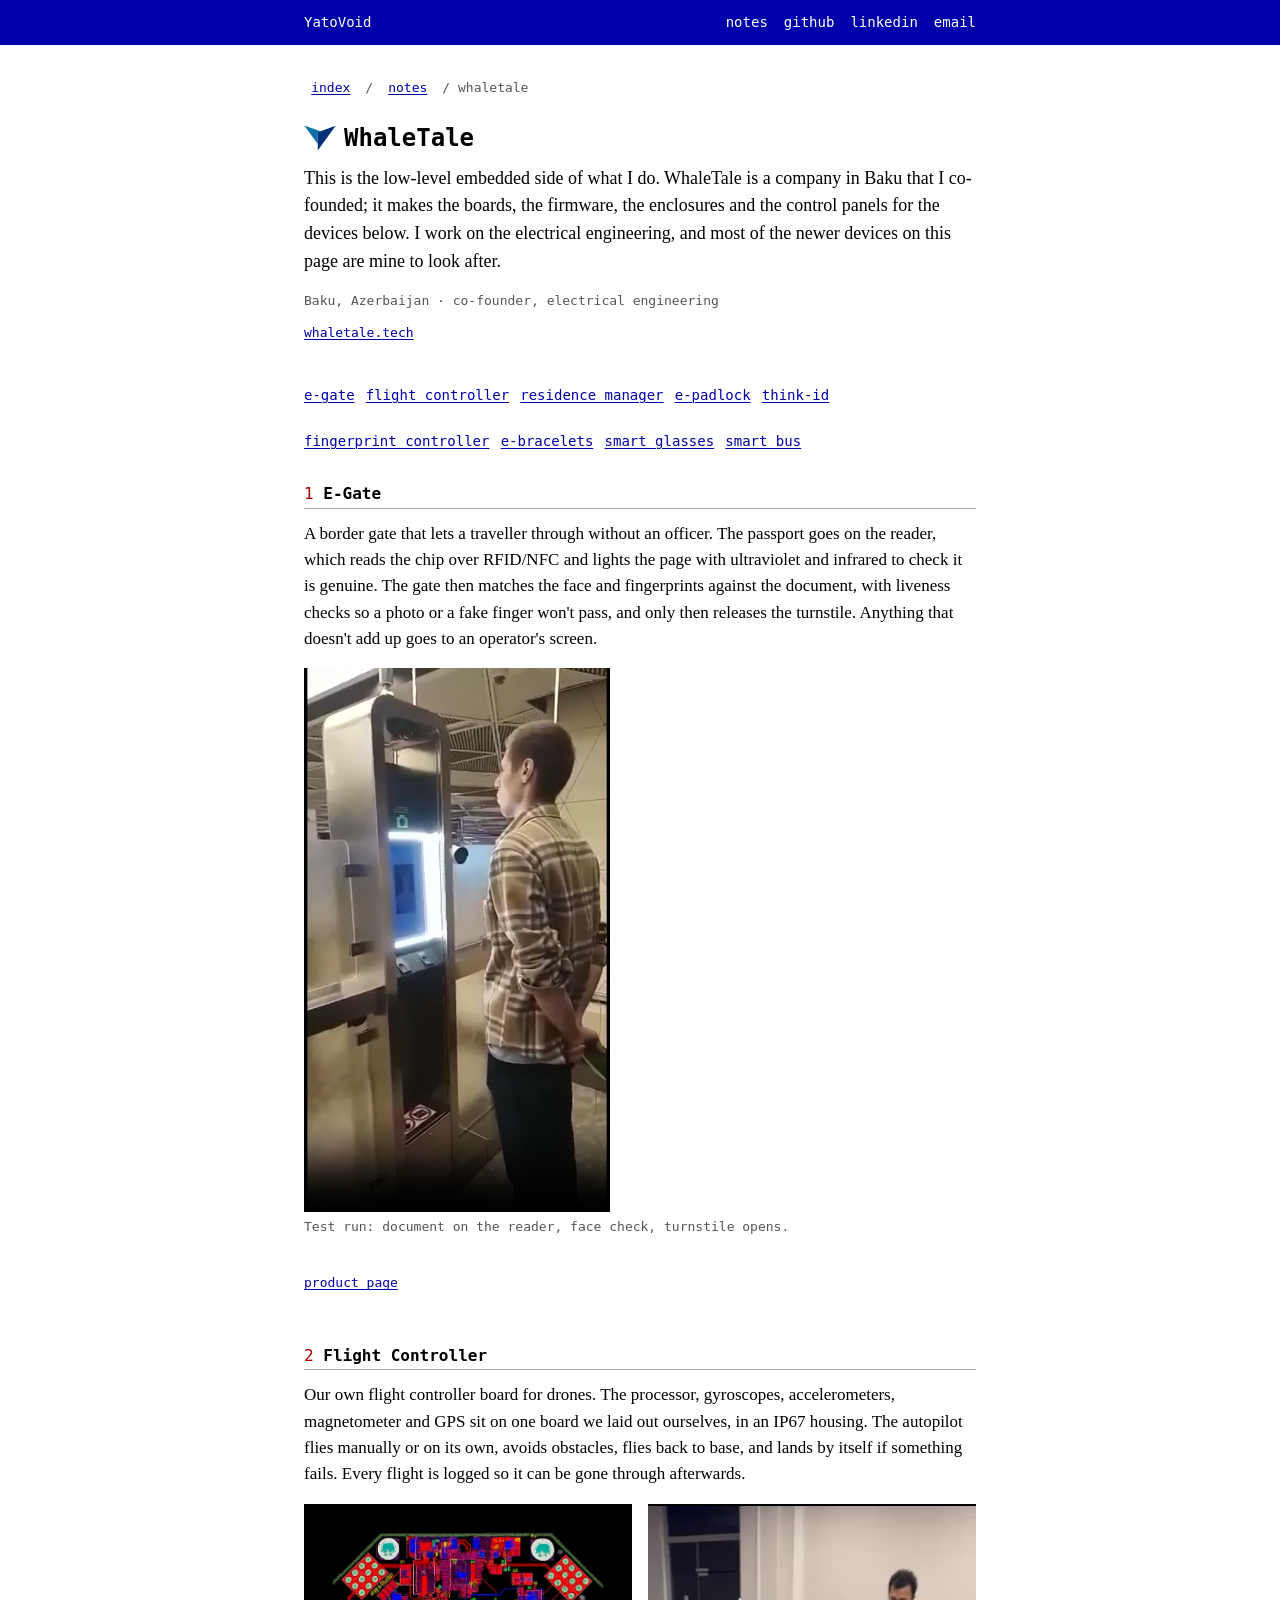
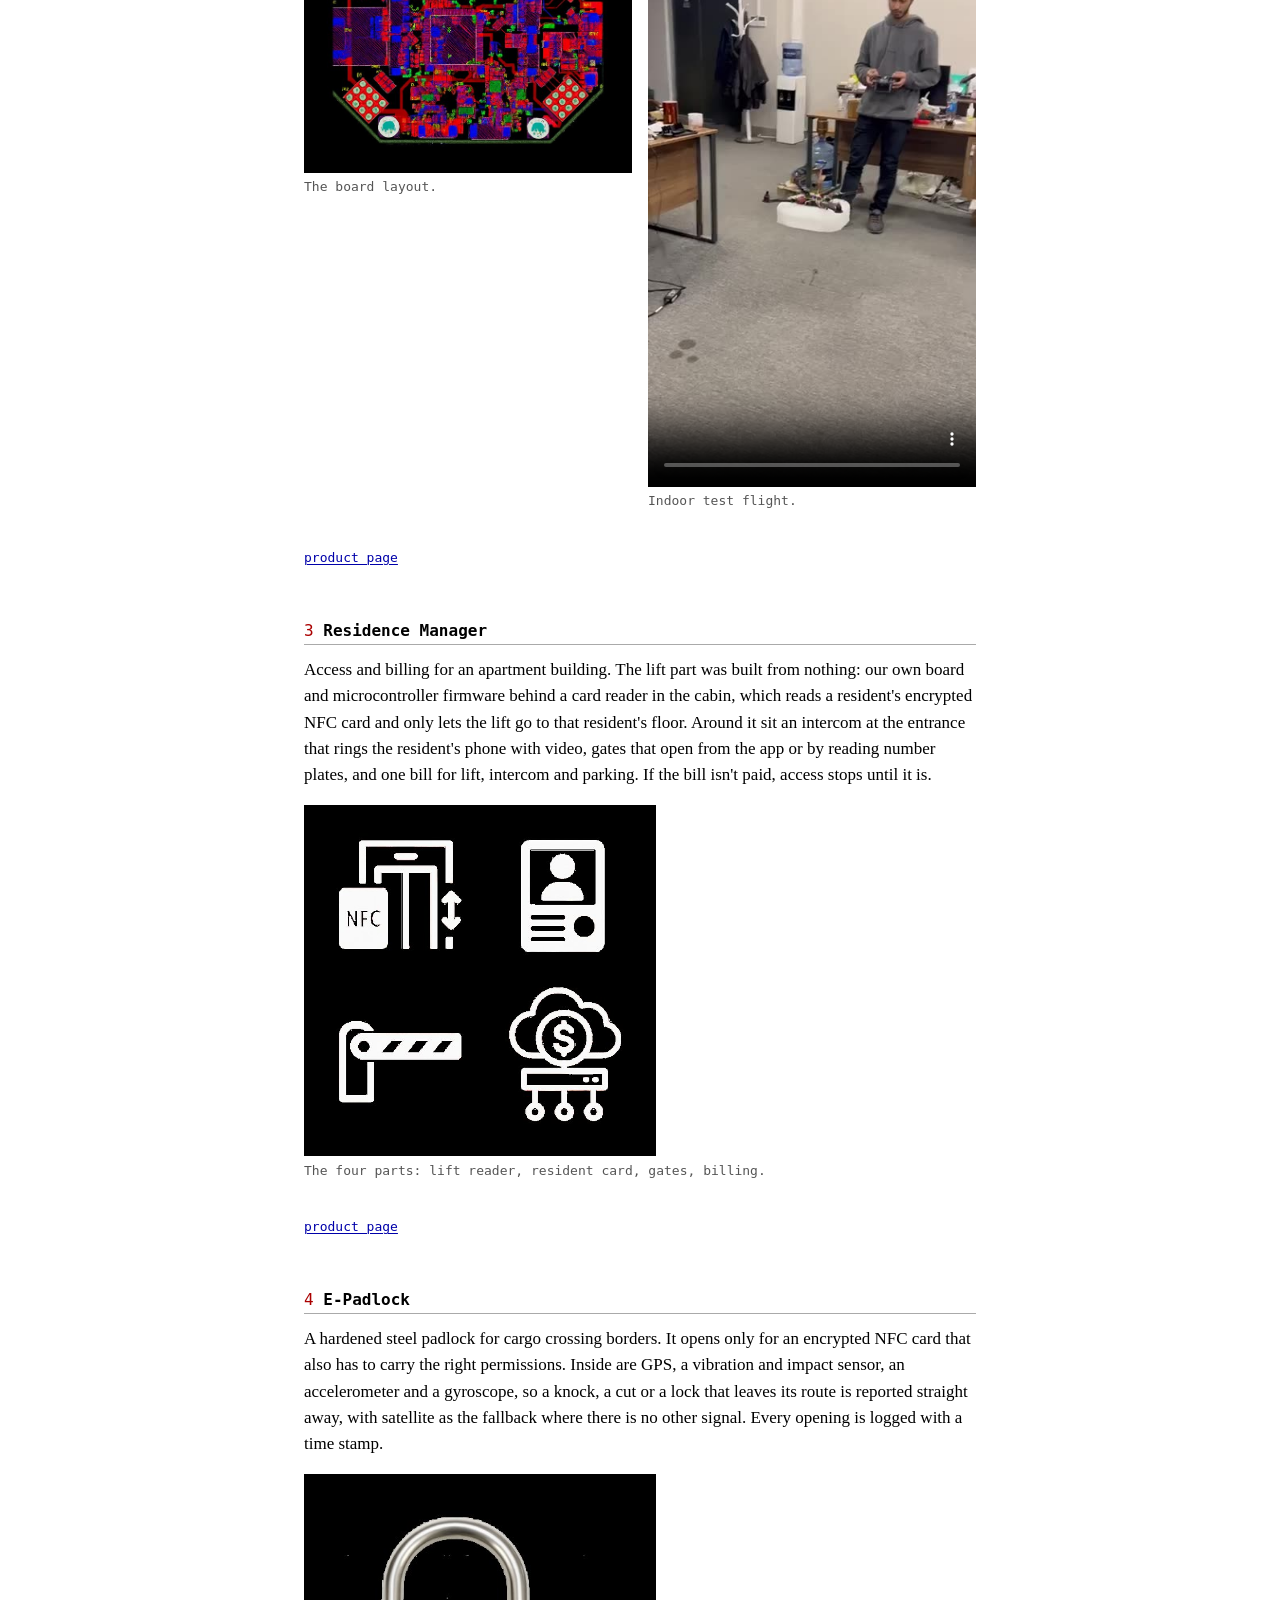
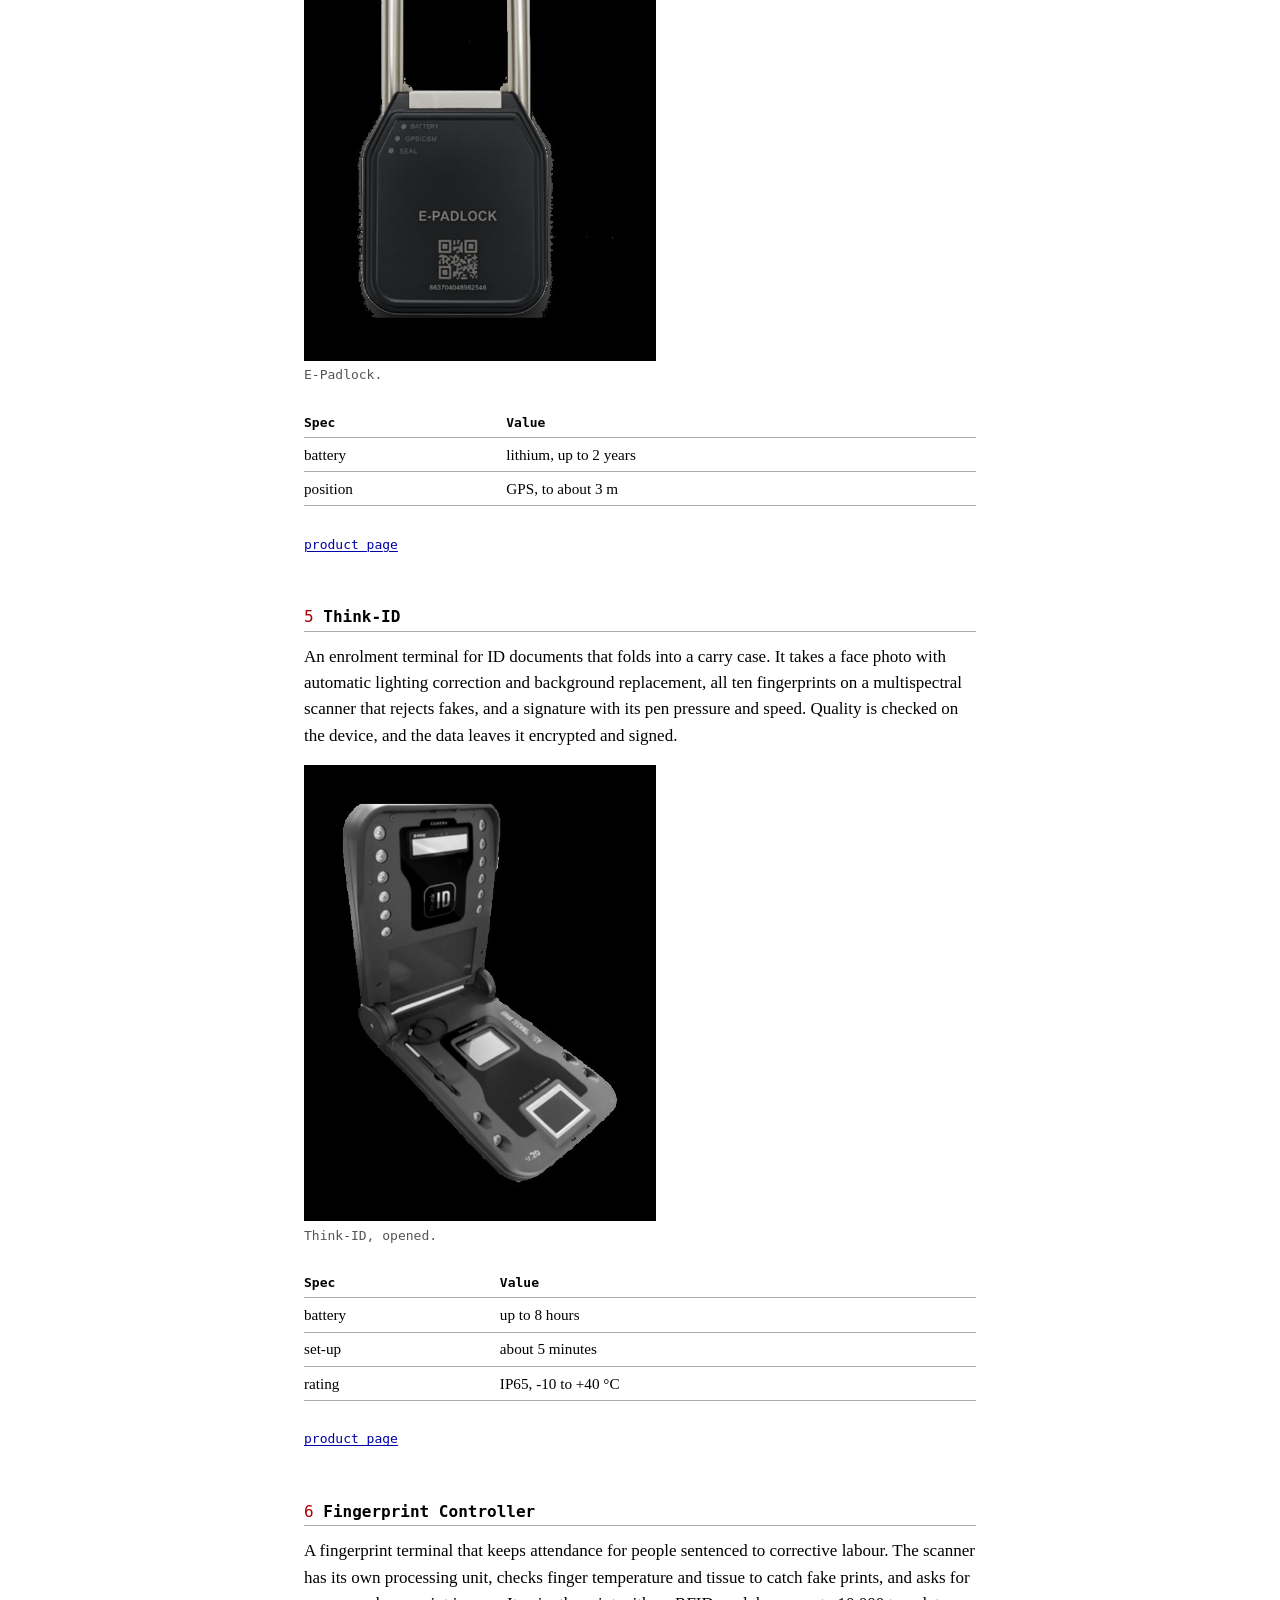
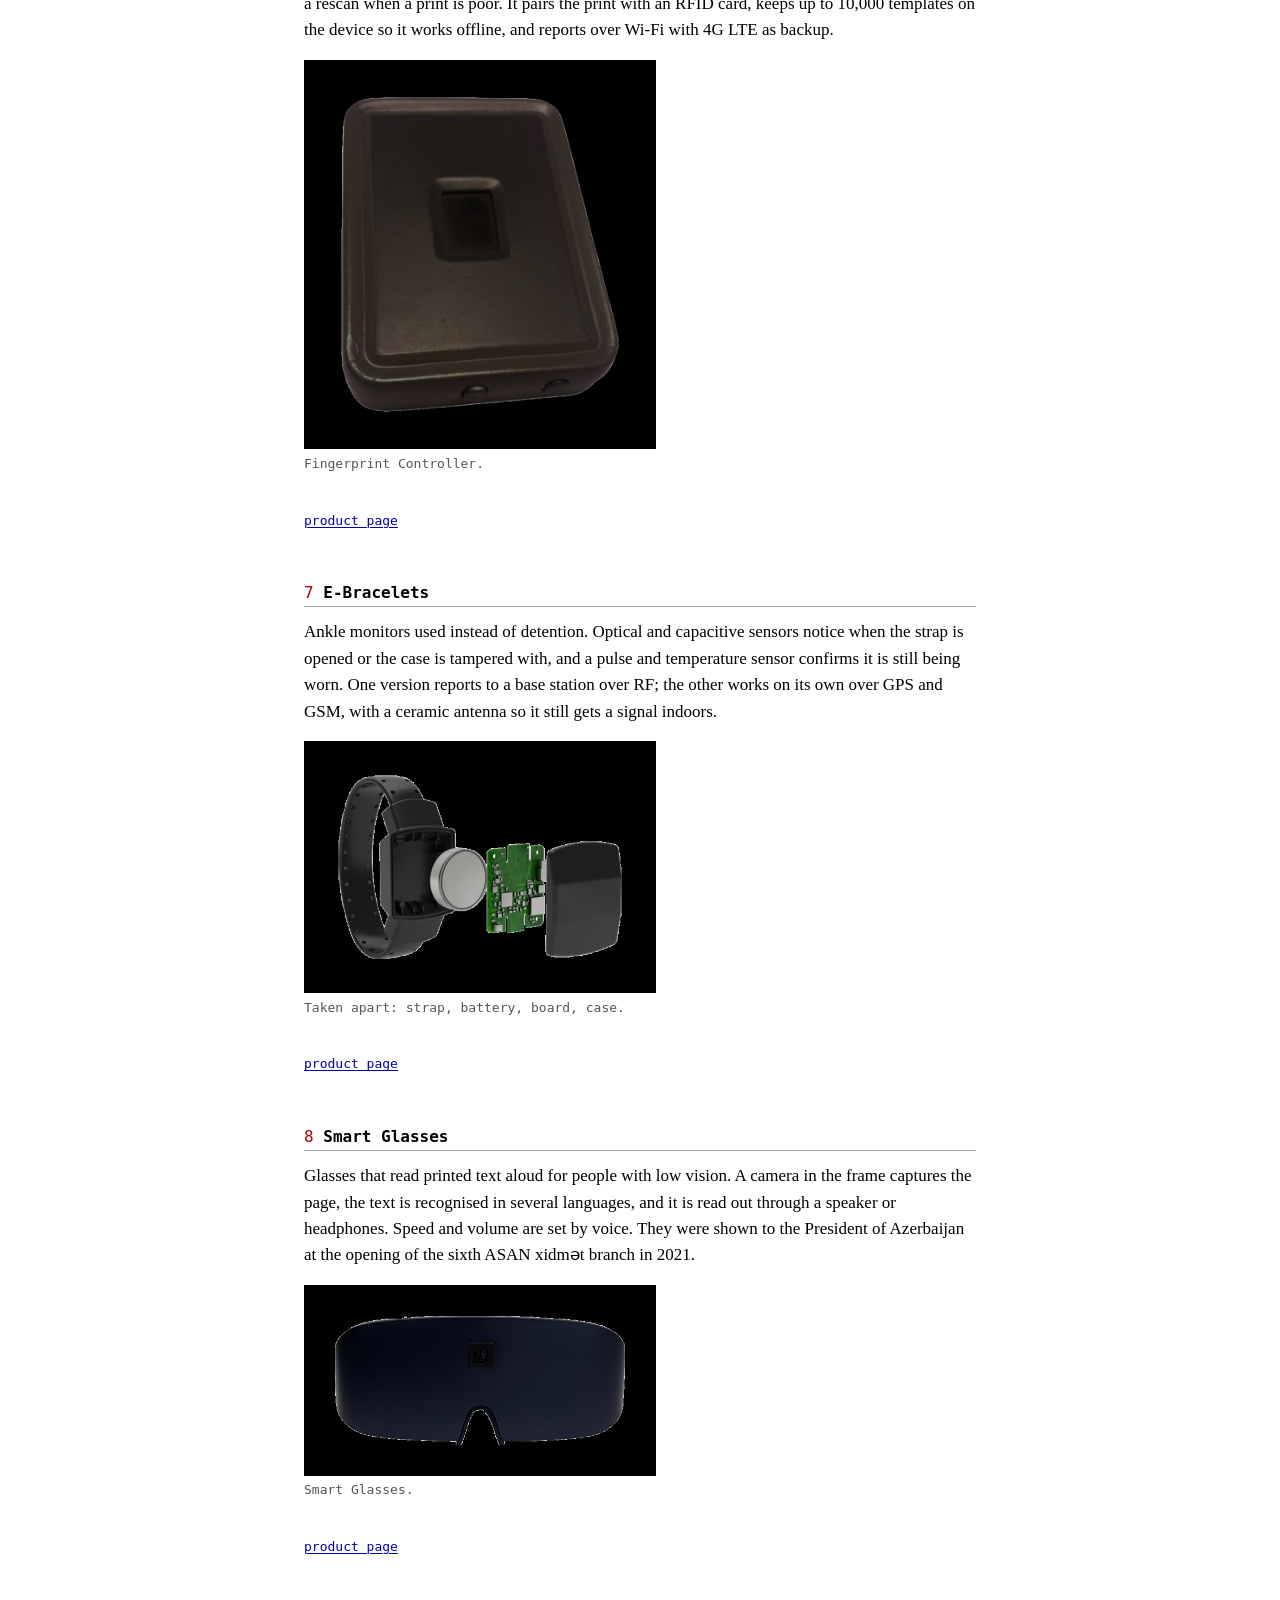
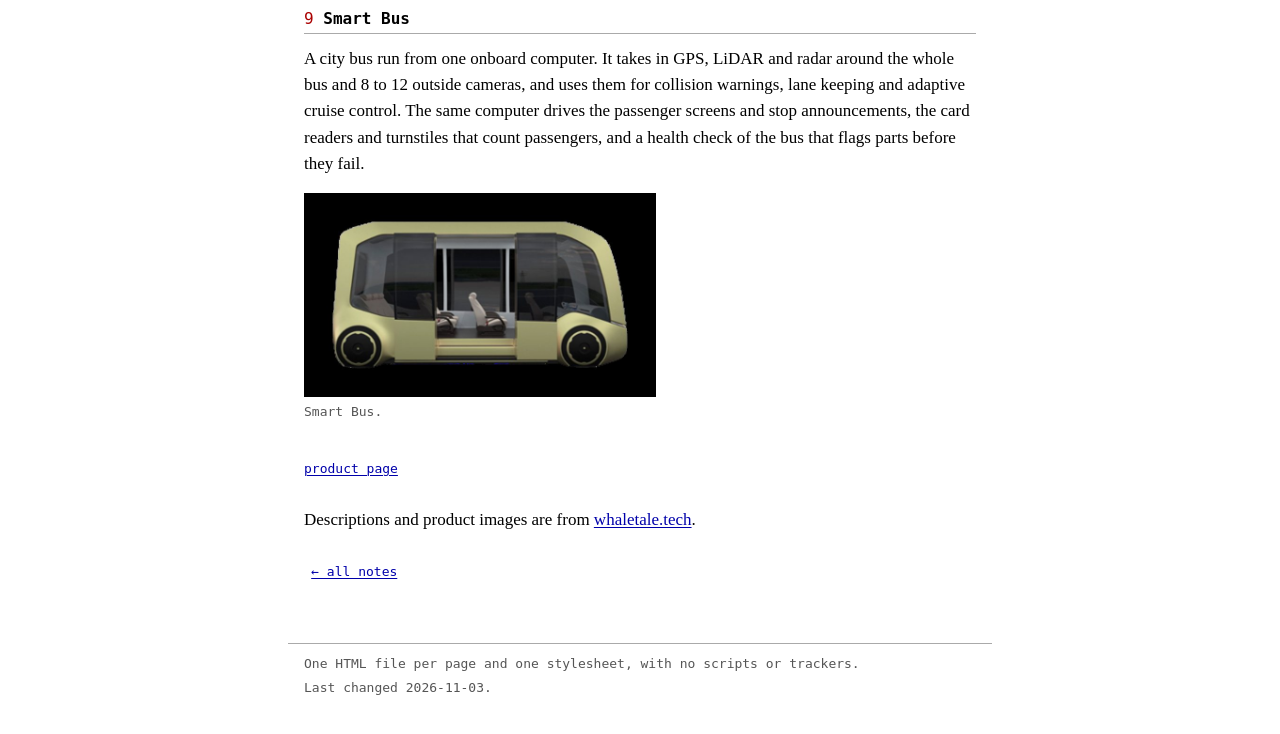
<file: whaletale/index.html>
<!DOCTYPE html>
<html lang="en">
<head>
<meta charset="utf-8">
<meta name="viewport" content="width=device-width, initial-scale=1">
<title>WhaleTale: embedded hardware - Wali Lambert</title>
<meta name="description" content="The embedded hardware Wali Lambert works on at WhaleTale in Baku: a border gate, biometric terminals, a drone flight controller, a cargo lock, a lift reader and more.">
<link rel="stylesheet" href="../style.css">
</head>
<body>
<a class="skip" href="#main">Skip to content</a>
<header class="bar">
  <div class="bar-inner">
    <a href="../">YatoVoid</a>
    <nav aria-label="Site">
      <ul>
        <li><a href="../notes/">notes</a></li>
        <li><a href="https://github.com/YatoVoid">github</a></li>
        <li><a href="https://www.linkedin.com/in/wali-lambert-003621381/">linkedin</a></li>
        <li><a href="mailto:wali.lambert1960@gmail.com">email</a></li>
      </ul>
    </nav>
  </div>
</header>

<main id="main">
<p class="meta crumb"><a href="../">index</a> / <a href="../notes/">notes</a> / whaletale</p>
<h1 class="with-mark"><svg class="mark" viewBox="180 240 665 530" width="32" height="26" role="img" aria-label="WhaleTale logo">
  <polygon points="184,246 523,363 466,383 466,628" fill="#1272a8"/>
  <polygon points="466,383 838,251 466,766" fill="#003179"/>
</svg>WhaleTale</h1>

<p class="lede">This is the low-level embedded side of what I do. WhaleTale is a company in
Baku that I co-founded; it makes the boards, the firmware, the enclosures and the control
panels for the devices below. I work on the electrical engineering, and most of the newer
devices on this page are mine to look after.</p>

<p class="meta">Baku, Azerbaijan · co-founder, electrical engineering
<span class="links"><a href="https://whaletale.tech">whaletale.tech</a></span></p>

<ul class="toc" aria-label="On this page">
  <li><a href="#egate">e-gate</a></li>
  <li><a href="#flight">flight controller</a></li>
  <li><a href="#residence">residence manager</a></li>
  <li><a href="#padlock">e-padlock</a></li>
  <li><a href="#thinkid">think-id</a></li>
  <li><a href="#fingerprint">fingerprint controller</a></li>
  <li><a href="#bracelets">e-bracelets</a></li>
  <li><a href="#glasses">smart glasses</a></li>
  <li><a href="#smartbus">smart bus</a></li>
</ul>

<h2 id="egate"><span class="n">1</span> E-Gate</h2>
<p>A border gate that lets a traveller through without an officer. The passport goes on the
reader, which reads the chip over RFID/NFC and lights the page with ultraviolet and infrared
to check it is genuine. The gate then matches the face and fingerprints against the
document, with liveness checks so a photo or a fake finger won't pass, and only then
releases the turnstile. Anything that doesn't add up goes to an operator's screen.</p>
<figure class="tall">
  <video controls muted playsinline preload="none" poster="media/egate-test.jpg" width="480" height="854">
    <source src="media/egate-test.mp4" type="video/mp4">
  </video>
  <figcaption>Test run: document on the reader, face check, turnstile opens.</figcaption>
</figure>
<p class="meta"><span class="links"><a href="https://whaletale.tech/egate.html">product page</a></span></p>

<h2 id="flight"><span class="n">2</span> Flight Controller</h2>
<p>Our own flight controller board for drones. The processor, gyroscopes, accelerometers,
magnetometer and GPS sit on one board we laid out ourselves, in an IP67 housing. The
autopilot flies manually or on its own, avoids obstacles, flies back to base, and lands by
itself if something fails. Every flight is logged so it can be gone through afterwards.</p>
<div class="pair">
  <figure>
    <img src="media/flight-pcb.jpg" alt="Flight controller PCB layout with copper layers shown in red and blue" width="691" height="567" loading="lazy">
    <figcaption>The board layout.</figcaption>
  </figure>
  <figure class="tall">
    <video controls muted loop playsinline preload="none" poster="media/drone.jpg" width="408" height="720">
      <source src="media/drone.mp4" type="video/mp4">
    </video>
    <figcaption>Indoor test flight.</figcaption>
  </figure>
</div>
<p class="meta"><span class="links"><a href="https://whaletale.tech/flightcontroller.html">product page</a></span></p>

<h2 id="residence"><span class="n">3</span> Residence Manager</h2>
<p>Access and billing for an apartment building. The lift part was built from nothing: our
own board and microcontroller firmware behind a card reader in the cabin, which reads a
resident's encrypted NFC card and only lets the lift go to that resident's floor. Around it
sit an intercom at the entrance that rings the resident's phone with video, gates that open
from the app or by reading number plates, and one bill for lift, intercom and parking. If the
bill isn't paid, access stops until it is.</p>
<figure class="shot">
  <img src="media/residence.jpg" alt="Icons for the four parts: NFC lift reader, resident card, gate barrier and billing" width="617" height="616" loading="lazy">
  <figcaption>The four parts: lift reader, resident card, gates, billing.</figcaption>
</figure>
<p class="meta"><span class="links"><a href="https://whaletale.tech/residencemanager.html">product page</a></span></p>

<h2 id="padlock"><span class="n">4</span> E-Padlock</h2>
<p>A hardened steel padlock for cargo crossing borders. It opens only for an encrypted NFC
card that also has to carry the right permissions. Inside are GPS, a vibration and impact
sensor, an accelerometer and a gyroscope, so a knock, a cut or a lock that leaves its route
is reported straight away, with satellite as the fallback where there is no other signal.
Every opening is logged with a time stamp.</p>
<figure class="shot">
  <img src="media/epadlock.jpg" alt="E-Padlock, a black padlock body with a steel shackle and a QR code" width="496" height="686" loading="lazy">
  <figcaption>E-Padlock.</figcaption>
</figure>
<table>
  <tr><th>Spec</th><th>Value</th></tr>
  <tr><td>battery</td><td>lithium, up to 2 years</td></tr>
  <tr><td>position</td><td>GPS, to about 3 m</td></tr>
</table>
<p class="meta"><span class="links"><a href="https://whaletale.tech/epadlock.html">product page</a></span></p>

<h2 id="thinkid"><span class="n">5</span> Think-ID</h2>
<p>An enrolment terminal for ID documents that folds into a carry case. It takes a face
photo with automatic lighting correction and background replacement, all ten fingerprints on
a multispectral scanner that rejects fakes, and a signature with its pen pressure and speed.
Quality is checked on the device, and the data leaves it encrypted and signed.</p>
<figure class="shot">
  <img src="media/thinkid.jpg" alt="Think-ID opened, showing the camera, screen and fingerprint scanner" width="554" height="718" loading="lazy">
  <figcaption>Think-ID, opened.</figcaption>
</figure>
<table>
  <tr><th>Spec</th><th>Value</th></tr>
  <tr><td>battery</td><td>up to 8 hours</td></tr>
  <tr><td>set-up</td><td>about 5 minutes</td></tr>
  <tr><td>rating</td><td>IP65, -10 to +40 °C</td></tr>
</table>
<p class="meta"><span class="links"><a href="https://whaletale.tech/thinkid.html">product page</a></span></p>

<h2 id="fingerprint"><span class="n">6</span> Fingerprint Controller</h2>
<p>A fingerprint terminal that keeps attendance for people sentenced to corrective labour.
The scanner has its own processing unit, checks finger temperature and tissue to catch fake
prints, and asks for a rescan when a print is poor. It pairs the print with an RFID card,
keeps up to 10,000 templates on the device so it works offline, and reports over Wi-Fi with
4G LTE as backup.</p>
<figure class="shot">
  <img src="media/fingerprint.jpg" alt="Fingerprint Controller, a dark rounded box with the scanner window on top" width="813" height="900" loading="lazy">
  <figcaption>Fingerprint Controller.</figcaption>
</figure>
<p class="meta"><span class="links"><a href="https://whaletale.tech/fingerprint_controller.html">product page</a></span></p>

<h2 id="bracelets"><span class="n">7</span> E-Bracelets</h2>
<p>Ankle monitors used instead of detention. Optical and capacitive sensors notice when the
strap is opened or the case is tampered with, and a pulse and temperature sensor confirms
it is still being worn. One version reports to a base station over RF; the other works on
its own over GPS and GSM, with a ceramic antenna so it still gets a signal indoors.</p>
<figure class="shot">
  <img src="media/ebracelet.jpg" alt="E-Bracelet taken apart: strap, battery, circuit board and case" width="623" height="447" loading="lazy">
  <figcaption>Taken apart: strap, battery, board, case.</figcaption>
</figure>
<p class="meta"><span class="links"><a href="https://whaletale.tech/ebracelets.html">product page</a></span></p>

<h2 id="glasses"><span class="n">8</span> Smart Glasses</h2>
<p>Glasses that read printed text aloud for people with low vision. A camera in the frame
captures the page, the text is recognised in several languages, and it is read out through
a speaker or headphones. Speed and volume are set by voice. They were shown to the President
of Azerbaijan at the opening of the sixth ASAN xidmət branch in 2021.</p>
<figure class="shot">
  <img src="media/smartglasses.jpg" alt="Smart Glasses, a dark visor with the camera in the middle of the frame" width="692" height="375" loading="lazy">
  <figcaption>Smart Glasses.</figcaption>
</figure>
<p class="meta"><span class="links"><a href="https://whaletale.tech/smartglasses.html">product page</a></span></p>

<h2 id="smartbus"><span class="n">9</span> Smart Bus</h2>
<p>A city bus run from one onboard computer. It takes in GPS, LiDAR and radar around the
whole bus and 8 to 12 outside cameras, and uses them for collision warnings, lane keeping
and adaptive cruise control. The same computer drives the passenger screens and stop
announcements, the card readers and turnstiles that count passengers, and a health check of
the bus that flags parts before they fail.</p>
<figure class="shot">
  <img src="media/smartbus.jpg" alt="Smart Bus, a small boxy electric bus with a sliding glass door" width="748" height="434" loading="lazy">
  <figcaption>Smart Bus.</figcaption>
</figure>
<p class="meta"><span class="links"><a href="https://whaletale.tech/smartbus.html">product page</a></span></p>

<p>Descriptions and product images are from <a href="https://whaletale.tech">whaletale.tech</a>.</p>

<p class="meta"><a href="../notes/">&larr; all notes</a></p>
</main>

<footer>
  <p>One HTML file per page and one stylesheet, with no scripts or trackers.</p>
  <p>Last changed 2026-11-03.</p>
</footer>
</body>
</html>
</file>
<file: style.css>
:root {
  --paper: #ffffff;
  --ink: #000000;
  --dim: #555555;
  --rule: #aaaaaa;
  --bar: #0000aa;
  --bar-ink: #ffffff;
  --link: #0000aa;
  --visited: #aa00aa;
  --mark: #aa0000;
  --code-bg: #f4f4f4;
  --serif: "Iowan Old Style", "Palatino Linotype", Palatino, "Book Antiqua", Georgia, serif;
  --mono: ui-monospace, "SF Mono", Menlo, Consolas, "DejaVu Sans Mono", "Liberation Mono", monospace;
}

@media (prefers-color-scheme: dark) {
  :root {
    --paper: #000000;
    --ink: #aaaaaa;
    --dim: #888888;
    --rule: #555555;
    --bar: #0000aa;
    --bar-ink: #ffffff;
    --link: #55ffff;
    --visited: #ff55ff;
    --mark: #ff5555;
    --code-bg: #111111;
  }
}

* { box-sizing: border-box; }

html { -webkit-text-size-adjust: 100%; }

body {
  margin: 0;
  background: var(--paper);
  color: var(--ink);
  font: 1.0625rem/1.55 var(--serif);
}

a { color: var(--link); text-underline-offset: 2px; text-decoration-thickness: 1px; }
a:visited { color: var(--visited); }
a:hover { text-decoration-thickness: 3px; }
a:active { color: var(--mark); }
a:focus-visible {
  outline: 2px solid var(--mark);
  outline-offset: 2px;
  text-decoration: none;
}

.skip {
  position: absolute;
  left: -9999px;
}
.skip:focus {
  left: 0.5rem;
  top: 0.5rem;
  padding: 0.75rem 0.75rem;
  background: var(--paper);
  z-index: 1;
}

.bar {
  background: var(--bar);
  color: var(--bar-ink);
  font: 0.875rem/1.4 var(--mono);
}
.bar-inner {
  max-width: 44rem;
  margin: 0 auto;
  padding: 0 1rem;
  display: flex;
  flex-wrap: wrap;
  gap: 0.25rem 1.25rem;
  justify-content: space-between;
}
.bar a, .bar a:visited { color: var(--bar-ink); text-decoration: none; }
.bar a { display: inline-block; padding: 0.8rem 0.25rem; margin: 0 -0.25rem; }
.bar a:hover { text-decoration: underline; text-decoration-thickness: 2px; }
.bar a:active { background: rgba(255, 255, 255, 0.2); }
.bar a:focus-visible { outline-color: var(--bar-ink); }
.bar nav ul {
  list-style: none;
  margin: 0;
  padding: 0;
  display: flex;
  flex-wrap: wrap;
  gap: 0 1rem;
}
.bar [aria-current="page"] { text-decoration: underline; }

main, footer {
  max-width: 44rem;
  margin: 0 auto;
  padding: 0 1rem;
}

h1, h2, h3 {
  font-family: var(--mono);
  font-weight: 700;
  line-height: 1.25;
  color: var(--ink);
}
@media (prefers-color-scheme: dark) {
  h1, h2, h3 { color: #ffffff; }
}
h1 { font-size: 1.5rem; margin: 2rem 0 0.75rem; }
h2 {
  font-size: 1rem;
  margin: 2.5rem 0 0.75rem;
  padding-bottom: 0.2rem;
  border-bottom: 1px solid var(--rule);
}
h2 .n { color: var(--mark); font-weight: 400; }
h3 { font-size: 0.95rem; margin: 1.75rem 0 0.5rem; }

p { margin: 0 0 1rem; }

.lede { font-size: 1.125rem; }

.toc {
  font: 0.875rem/1.6 var(--mono);
  margin: 0.5rem 0 0;
  padding: 0;
  list-style: none;
  display: flex;
  flex-wrap: wrap;
  gap: 0 0.4rem;
}
.toc a { display: inline-block; padding: 0.75rem 0.3rem; margin-left: -0.3rem; }
.toc + h2 { margin-top: 1.25rem; }

.work {
  list-style: none;
  margin: 0;
  padding: 0;
}
.work > li { margin: 0 0 1.4rem; }
.work .name { font-weight: 700; display: inline-block; padding: 0.6rem 0; margin: -0.6rem 0; }
.meta {
  font: 0.8125rem/1.4 var(--mono);
  color: var(--dim);
}
.work .meta { margin-left: 0.4rem; }
.work p { margin: 0.15rem 0 0; }
.work.short > li { margin-bottom: 0.9rem; }
.work.short .links { display: inline; margin-left: 0; white-space: nowrap; }
.work.short .links a { padding-top: 0.85rem; padding-bottom: 0.85rem; margin: -0.85rem 0; }
.links {
  display: block;
  font: 0.8125rem/1.4 var(--mono);
  margin-left: -0.45rem;
}
.links a, .meta a {
  display: inline-block;
  padding: 0.85rem 0.45rem;
  min-width: 2.75rem;
  text-align: center;
}
.links a { margin-right: -0.2rem; }

.plain {
  margin: 0 0 1rem;
  padding-left: 1.25rem;
}
.plain li { margin: 0 0 0.3rem; }
.plain li > a { display: inline-block; padding: 0.7rem 0; margin: -0.7rem 0; }

code, pre, kbd {
  font-family: var(--mono);
  font-size: 0.85em;
}
code { background: var(--code-bg); padding: 0.05em 0.25em; }
pre {
  background: var(--code-bg);
  border-left: 3px solid var(--bar);
  padding: 0.75rem 1rem;
  overflow-x: auto;
  line-height: 1.45;
  margin: 0 0 1rem;
}
pre code { background: none; padding: 0; font-size: 1em; }

table {
  border-collapse: collapse;
  margin: 0 0 1rem;
  font-size: 0.95rem;
  width: 100%;
}
th, td {
  text-align: left;
  vertical-align: top;
  padding: 0.3rem 0.75rem 0.3rem 0;
  border-bottom: 1px solid var(--rule);
}
th { font: 700 0.8125rem/1.4 var(--mono); }
td:first-child { white-space: nowrap; }

figure { margin: 0 0 1.5rem; }
figure img {
  display: block;
  max-width: 100%;
  height: auto;
}
figure video {
  display: block;
  width: 100%;
  height: auto;
  aspect-ratio: 16 / 9;
  background: #000;
}
figure.tall video {
  width: auto;
  max-width: 100%;
  height: min(70vh, 34rem);
  aspect-ratio: 9 / 16;
}
figure.shot img { max-width: min(100%, 22rem); }
.pair figure.tall video { width: 100%; height: auto; }
figcaption {
  font: 0.8125rem/1.45 var(--mono);
  color: var(--dim);
  margin-top: 0.35rem;
}

.pair {
  display: grid;
  grid-template-columns: 1fr 1fr;
  gap: 1rem;
}
@media (max-width: 34rem) {
  .pair { grid-template-columns: 1fr; }
}

ol.steps { padding-left: 1.5rem; margin: 0 0 1rem; }
ol.steps li { margin: 0 0 0.5rem; }

footer {
  margin-top: 3rem;
  padding-top: 0.6rem;
  padding-bottom: 2rem;
  border-top: 1px solid var(--rule);
  font: 0.8125rem/1.5 var(--mono);
  color: var(--dim);
}
footer p { margin: 0 0 0.3rem; }

@media (max-width: 30rem) {
  body { font-size: 1rem; }
  .work .meta { display: block; margin-left: 0; }
}

.crumb { margin: 1.25rem 0 0; }
.with-mark { display: flex; align-items: center; gap: 0.5rem; }
.mark { flex: none; }
@media (prefers-color-scheme: dark) {
  .mark polygon { stroke: #aaaaaa; stroke-width: 6; stroke-linejoin: round; }
}

.notes { list-style: none; margin: 0 0 1rem; padding: 0; }
.notes li { display: grid; grid-template-columns: 5.5rem 1fr; gap: 0 1rem; padding: 0.6rem 0; border-bottom: 1px solid var(--rule); }
.notes .date { font: 0.8125rem/1.6 var(--mono); color: var(--dim); }
.notes a { font-weight: 700; display: inline-block; padding: 0.6rem 0; margin: -0.6rem 0; }
.notes p { margin: 0.1rem 0 0; }
@media (max-width: 30rem) {
  .notes li { grid-template-columns: 1fr; }
}
.crumb + h1 { margin-top: 0.75rem; }
</file>
